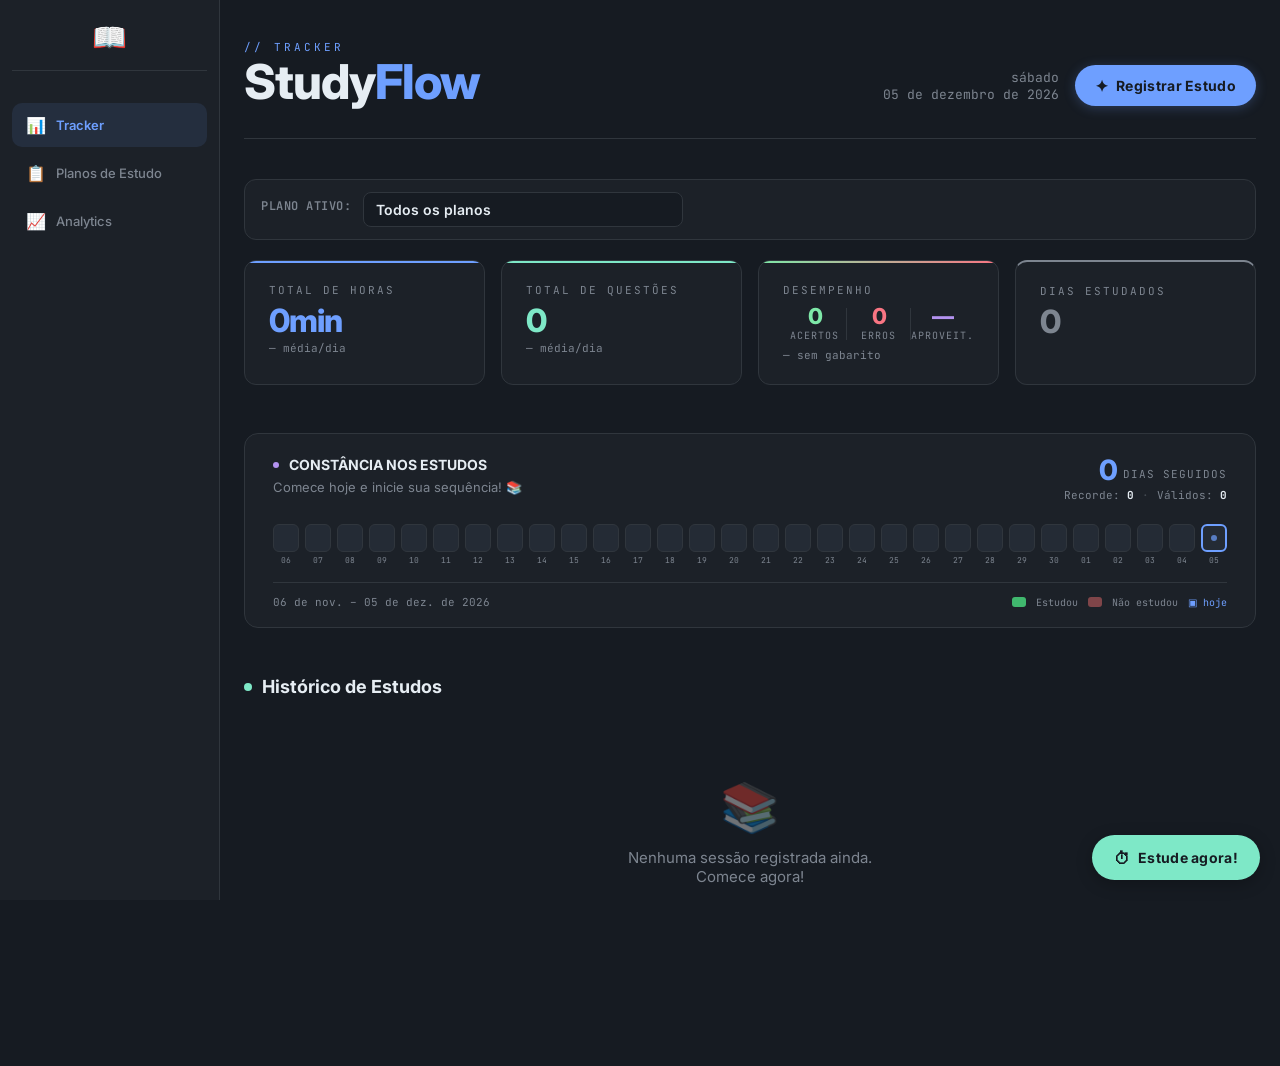
<file: index.html>
<!DOCTYPE html>
<html lang="pt-BR">
<head>
  <meta charset="UTF-8">
  <meta name="viewport" content="width=device-width, initial-scale=1.0">
  <title>StudyFlow — Tracker de Estudos</title>
  <meta name="description" content="Ferramenta para registrar e acompanhar seus estudos para concursos públicos.">
  <link href="https://fonts.googleapis.com/css2?family=Inter:wght@400;500;600;700;800&family=JetBrains+Mono:wght@400;500;700&display=swap" rel="stylesheet">
  <link rel="stylesheet" href="styles.css">
</head>
<body>

<div class="app-layout">

<!-- SIDEBAR -->
<aside class="sidebar" id="sidebar">
  <div class="sidebar-logo">📖</div>
  <nav class="sidebar-nav">
    <button class="sidebar-item active" data-view="tracker" id="navTracker">
      <span class="sidebar-icon">📊</span>
      <span class="sidebar-label">Tracker</span>
    </button>
    <button class="sidebar-item" data-view="planos" id="navPlanos">
      <span class="sidebar-icon">📋</span>
      <span class="sidebar-label">Planos de Estudo</span>
    </button>
    <button class="sidebar-item" data-view="analytics" id="navAnalytics">
      <span class="sidebar-icon">📈</span>
      <span class="sidebar-label">Analytics</span>
    </button>
  </nav>
</aside>

<!-- MAIN AREA -->
<div class="app-main">

<!-- ═══ VIEW: TRACKER ═══ -->
<div class="app-view" id="viewTracker">
<div class="container">
  <header>
    <div class="header-inner">
      <div class="logo">
        <span class="logo-tag">// tracker</span>
        <h1>Study<span>Flow</span></h1>
      </div>
      <div class="header-actions">
        <div class="header-date" id="headerDate"></div>
        <button class="fab" id="btnAbrirDrawer">
          <span class="fab-icon">✦</span>
          Registrar Estudo
        </button>
      </div>
    </div>
  </header>

  <!-- PLAN SELECTOR -->
  <div class="plan-selector-bar">
    <label class="plan-selector-label">Plano ativo:</label>
    <select id="activePlanSelect" class="plan-selector-dropdown">
      <option value="">Todos os planos</option>
    </select>
  </div>

  <!-- STATS -->
  <div class="stats-bar">
    <div class="stat-card yellow">
      <div class="stat-label">Total de Horas</div>
      <div class="stat-value" id="totalHoras">0h</div>
      <div class="stat-sub" id="mediaHoras">— média/dia</div>
    </div>
    <div class="stat-card teal">
      <div class="stat-label">Total de Questões</div>
      <div class="stat-value" id="totalQuestoes">0</div>
      <div class="stat-sub" id="mediaQuestoes">— média/dia</div>
    </div>
    <div class="stat-card desempenho">
      <div class="stat-label">Desempenho</div>
      <div class="desempenho-row">
        <div class="desempenho-item">
          <span class="desempenho-val green-val" id="totalAcertos">0</span>
          <span class="desempenho-lbl">acertos</span>
        </div>
        <div class="desempenho-divider"></div>
        <div class="desempenho-item">
          <span class="desempenho-val red-val" id="totalErros">0</span>
          <span class="desempenho-lbl">erros</span>
        </div>
        <div class="desempenho-divider"></div>
        <div class="desempenho-item">
          <span class="desempenho-val purple-val" id="totalAprov">—</span>
          <span class="desempenho-lbl">aproveit.</span>
        </div>
      </div>
      <div class="stat-sub sub-acertos-mt" id="subAcertos">— sem gabarito</div>
    </div>
    <div class="stat-card muted-top">
      <div class="stat-label">Dias Estudados</div>
      <div class="stat-value" id="totalDias">0</div>
    </div>
  </div>

  <!-- CONSTÂNCIA -->
  <div class="constancia-panel" id="constanciaPanel">
    <div class="constancia-top">
      <div class="constancia-left">
        <div class="panel-title constancia-title">
          <span class="panel-title-dot constancia-title-dot"></span>
          CONSTÂNCIA NOS ESTUDOS
        </div>
        <div class="constancia-msg" id="constanciaMsg">—</div>
      </div>
      <div class="constancia-right">
        <div class="streak-badge" id="streakBadge">
          <span class="streak-badge-fire" id="streakBadgeFire" style="display:none">🔥</span>
          <span class="streak-badge-num" id="streakNumber">0</span>
          <span class="streak-badge-label">dias seguidos</span>
        </div>
        <div class="streak-mini-stats">
          <span class="streak-mini-item">Recorde: <strong id="streakBest">0</strong></span>
          <span class="streak-mini-sep">·</span>
          <span class="streak-mini-item">Válidos: <strong id="streakValid">0</strong></span>
        </div>
      </div>
    </div>

    <div class="day-bar-wrap">
      <div class="day-bar" id="dayBar"></div>
    </div>

    <div class="constancia-footer">
      <span class="constancia-range" id="constanciaRange"></span>
      <div class="constancia-legend">
        <span class="legend-dot studied-dot"></span><span>Estudou</span>
        <span class="legend-dot miss-dot"></span><span>Não estudou</span>
        <span class="constancia-hoje-label">▣ hoje</span>
      </div>
    </div>
  </div>

  <!-- DESEMPENHO POR DISCIPLINA -->
  <div class="disc-section" id="discSection" style="display:none">
    <div class="panel-title disc-title">
      <span class="panel-title-dot disc-title-dot"></span>
      Desempenho por Disciplina
    </div>
    <div class="disc-grid" id="discGrid"></div>
  </div>

  <!-- HISTORY -->
  <div class="main-content">
    <div class="panel-title history-title">
      <span class="panel-title-dot history-title-dot"></span>
      Histórico de Estudos
    </div>
    <div class="history-panel" id="historyPanel">
      <div class="empty-state">
        <div class="empty-icon">📚</div>
        <div class="empty-text">Nenhuma sessão registrada ainda.<br>Comece agora!</div>
      </div>
    </div>
  </div>
</div>
</div><!-- /viewTracker -->

<!-- ═══ VIEW: PLANOS DE ESTUDO ═══ -->
<div class="app-view" id="viewPlanos" style="display:none">
<div class="container">
  <header>
    <div class="header-inner">
      <div class="logo">
        <span class="logo-tag">// planos</span>
        <h1>Planos <span>de Estudo</span></h1>
      </div>
    </div>
  </header>

  <!-- Plan list -->
  <div id="planosListView">
    <div style="display:flex; align-items:center; justify-content:space-between; margin-bottom:24px;">
      <div class="panel-title" style="margin-bottom:0">
        <span class="panel-title-dot" style="background:var(--accent)"></span>
        Meus Planos
      </div>
      <button class="plano-btn-new" id="btnNovoPlan">+ Novo Plano</button>
    </div>
    <div id="planosGrid" class="planos-grid">
      <div class="empty-state">
        <div class="empty-icon">📋</div>
        <div class="empty-text">Nenhum plano criado ainda.<br>Crie o seu primeiro!</div>
      </div>
    </div>
  </div>

  <!-- Plan detail (hidden by default) -->
  <div id="planoDetailView" style="display:none">
    <button class="plano-btn-back" id="btnBackPlanos">← Voltar aos Planos</button>
    <div class="plano-detail-header">
      <div class="plano-detail-title-row">
        <h2 class="plano-detail-title" id="planoDetailTitle"></h2>
        <button class="plano-btn-edit" id="btnEditPlan" title="Editar plano">✎</button>
      </div>
      <p class="plano-detail-obs" id="planoDetailObs"></p>
    </div>
    <div style="margin-top:24px;">
      <div style="display:flex; align-items:center; justify-content:space-between; margin-bottom:16px;">
        <div class="panel-title" style="margin-bottom:0">
          <span class="panel-title-dot" style="background:var(--accent2)"></span>
          Disciplinas
        </div>
        <button class="plano-btn-add-disc" id="btnAddDisc">+ Adicionar Disciplina</button>
      </div>
      <div id="planoDiscList" class="plano-disc-list">
        <div class="empty-state" style="padding:32px">
          <div class="empty-text">Nenhuma disciplina adicionada.</div>
        </div>
      </div>
    </div>
  </div>
</div>
</div><!-- /viewPlanos -->

<!-- ═══ VIEW: ANALYTICS ═══ -->
<div class="app-view" id="viewAnalytics" style="display:none">
<div class="container">
  <header>
    <div class="header-inner">
      <div class="logo">
        <span class="logo-tag">// analytics</span>
        <h1>Study<span>Analytics</span></h1>
      </div>
    </div>
  </header>

  <!-- PLAN SELECTOR (analytics) -->
  <div class="plan-selector-bar">
    <label class="plan-selector-label">Plano ativo:</label>
    <select id="analyticsActivePlanSelect" class="plan-selector-dropdown"></select>
  </div>

  <!-- RESUMO DO PERÍODO -->
  <div class="panel-title analytics-section-title">
    <span class="panel-title-dot" style="background:var(--accent)"></span>
    Resumo dos Últimos 7 Dias
  </div>
  <div class="analytics-summary" id="analyticsSummary"></div>

  <!-- GRÁFICO SEMANAL -->
  <div class="panel-title analytics-section-title">
    <span class="panel-title-dot" style="background:var(--accent2)"></span>
    Evolução Semanal
  </div>
  <div class="analytics-chart-panel" id="analyticsChartPanel">
    <div class="analytics-chart" id="analyticsChart"></div>
  </div>

  <!-- RANKING DE MATÉRIAS -->
  <div class="panel-title analytics-section-title">
    <span class="panel-title-dot" style="background:var(--accent3)"></span>
    Ranking por Aproveitamento
  </div>
  <div class="analytics-ranking" id="analyticsRanking"></div>

</div>
</div><!-- /viewAnalytics -->

</div><!-- /app-main -->
</div><!-- /app-layout -->

<!-- NOVO PLANO MODAL -->
<div class="focus-confirm" id="novoPlanModal">
  <div class="focus-confirm-box" style="max-width:460px">
    <div class="focus-confirm-title" id="novoPlanModalTitle">Novo Plano de Estudo</div>
    <div class="qs-inner" style="margin-top:16px">
      <div class="form-group">
        <label>Nome do Plano</label>
        <input type="text" id="planNome" placeholder="ex: Concurso INSS 2026">
      </div>
      <div class="form-group">
        <label>Observações (opcional)</label>
        <textarea id="planObs" placeholder="ex: Focar em Direito e Português" rows="3" style="resize:vertical;width:100%;background:var(--bg);border:1px solid var(--border);color:var(--text);padding:10px 14px;border-radius:10px;font-family:'Inter',sans-serif;font-size:14px;"></textarea>
      </div>
    </div>
    <div class="focus-confirm-btns">
      <button class="focus-confirm-btn btn-keep" id="btnSavePlan">✦ Criar Plano</button>
      <button class="focus-confirm-btn btn-minimize" id="btnCancelPlan">Cancelar</button>
    </div>
  </div>
</div>

<!-- ADD DISCIPLINA MODAL -->
<div class="focus-confirm" id="addDiscModal">
  <div class="focus-confirm-box" style="max-width:400px">
    <div class="focus-confirm-title">Adicionar Disciplina</div>
    <div class="qs-inner" style="margin-top:16px">
      <div class="form-group">
        <label>Nome da Disciplina</label>
        <input type="text" id="discNome" placeholder="ex: Direito Constitucional">
      </div>
    </div>
    <div class="focus-confirm-btns">
      <button class="focus-confirm-btn btn-keep" id="btnSaveDisc">+ Adicionar</button>
      <button class="focus-confirm-btn btn-minimize" id="btnCancelDisc">Cancelar</button>
    </div>
  </div>
</div>

<!-- TIMER FAB -->
<button class="timer-fab" id="timerFab">
  <span class="timer-fab-icon">⏱</span>
  Estude agora!
</button>

<!-- FOCUS OVERLAY -->
<div class="focus-overlay" id="focusOverlay">

  <!-- Top bar -->
  <div class="focus-topbar">
    <div class="focus-tabs">
      <button class="focus-tab active" id="focusTabSw">⏱ Cronômetro</button>
      <button class="focus-tab" id="focusTabCd">⏳ Temporizador</button>
    </div>
    <button class="focus-minimize-btn" id="focusMinimizeBtn" title="Minimizar — continua rodando">
      <svg width="16" height="16" viewBox="0 0 24 24" fill="none" stroke="currentColor" stroke-width="2.5"><line x1="5" y1="12" x2="19" y2="12"/></svg>
      Minimizar
    </button>
    <button class="focus-close-btn" id="focusCloseBtn" title="Fechar">✕</button>
  </div>

  <!-- Main content -->
  <div class="focus-body">

    <!-- Motivational quote -->
    <div class="focus-quote" id="focusQuote">"A disciplina é a ponte entre metas e realizações."</div>

    <!-- CRONÔMETRO PANE -->
    <div class="focus-pane" id="focusPaneSw">
      <div class="focus-ring-wrap">
        <svg class="focus-ring-svg" viewBox="0 0 220 220">
          <circle class="focus-ring-bg" cx="110" cy="110" r="100"/>
          <circle class="focus-ring-prog" id="swRing" cx="110" cy="110" r="100"
            stroke-dasharray="628" stroke-dashoffset="0"/>
        </svg>
        <div class="focus-time" id="swDisplay">00:00:00</div>
      </div>
      <div class="focus-btns">
        <button class="focus-btn focus-btn-play" id="swPlayBtn">▶ Iniciar</button>
        <button class="focus-btn focus-btn-stop" id="swStopBtn" style="display:none">■ Parar</button>
        <button class="focus-btn focus-btn-reset" id="swResetBtn" title="Resetar">↺</button>
      </div>
      <div class="focus-register" id="swRegister">
        <div class="focus-register-title">✦ Registrar sessão</div>
        <div class="session-elapsed" id="swElapsed">Tempo cronometrado: 00:00:00</div>
        <div class="focus-reg-row">
          <div class="form-group" style="margin-bottom:0"><label>Matéria</label><select id="swMateria"></select></div>
          <div class="form-group" style="margin-bottom:0"><label>Assunto</label><input type="text" id="swAssunto" placeholder="ex: Interpretação"></div>
          <div class="form-group" style="margin-bottom:0"><label>Questões</label><input type="number" id="swQuestoes" placeholder="0" min="0"></div>
          <div class="form-group" style="margin-bottom:0"><label>✅ Acertos</label><input type="number" id="swAcertos" placeholder="0" min="0"></div>
          <div class="form-group" style="margin-bottom:0"><label>❌ Erros</label><input type="number" id="swErros" placeholder="0" min="0"></div>
        </div>
        <button class="btn-reg-session" id="swRegBtn">✦ Salvar no Histórico</button>
      </div>
    </div>

    <!-- TEMPORIZADOR PANE -->
    <div class="focus-pane" id="focusPaneCd" style="display:none">
      <div class="focus-ring-wrap">
        <svg class="focus-ring-svg" viewBox="0 0 220 220">
          <circle class="focus-ring-bg" cx="110" cy="110" r="100"/>
          <circle class="focus-ring-prog focus-ring-gold" id="cdRing" cx="110" cy="110" r="100"
            stroke-dasharray="628" stroke-dashoffset="0"/>
        </svg>
        <div class="focus-time" id="cdDisplay">00:00:00</div>
      </div>
      <div class="countdown-inputs" id="cdInputs" style="justify-content:center">
        <input type="number" id="cdHours" placeholder="HH" min="0" max="23" value="0">
        <span class="countdown-sep">:</span>
        <input type="number" id="cdMinutes" placeholder="MM" min="0" max="59" value="25">
        <span class="countdown-sep">:</span>
        <input type="number" id="cdSeconds" placeholder="SS" min="0" max="59" value="0">
      </div>
      <div class="focus-btns">
        <button class="focus-btn focus-btn-gold" id="cdPlayBtn">▶ Iniciar</button>
        <button class="focus-btn focus-btn-stop" id="cdStopBtn" style="display:none">■ Parar</button>
        <button class="focus-btn focus-btn-reset" id="cdResetBtn" title="Resetar">↺</button>
      </div>
      <div class="focus-register" id="cdRegister">
        <div class="focus-register-title">✦ Registrar sessão</div>
        <div class="session-elapsed" id="cdElapsed">Tempo estudado: 00:00:00</div>
        <div class="focus-reg-row">
          <div class="form-group" style="margin-bottom:0"><label>Matéria</label><select id="cdMateria"></select></div>
          <div class="form-group" style="margin-bottom:0"><label>Assunto</label><input type="text" id="cdAssunto" placeholder="ex: Interpretação"></div>
          <div class="form-group" style="margin-bottom:0"><label>Questões</label><input type="number" id="cdQuestoes" placeholder="0" min="0"></div>
          <div class="form-group" style="margin-bottom:0"><label>✅ Acertos</label><input type="number" id="cdAcertos" placeholder="0" min="0"></div>
          <div class="form-group" style="margin-bottom:0"><label>❌ Erros</label><input type="number" id="cdErros" placeholder="0" min="0"></div>
        </div>
        <button class="btn-reg-session" id="cdRegBtn">✦ Salvar no Histórico</button>
      </div>
    </div>

  </div>
</div>

<!-- FOCUS CONFIRM DIALOG -->
<div class="focus-confirm" id="focusConfirm">
  <div class="focus-confirm-box">
    <div class="focus-confirm-icon">⚠️</div>
    <div class="focus-confirm-title">Parar o estudo?</div>
    <div class="focus-confirm-msg">O timer ainda está rodando. O que deseja fazer?</div>
    <div class="focus-confirm-btns">
      <button class="focus-confirm-btn btn-keep" id="confirmKeepBtn">Continuar estudando</button>
      <button class="focus-confirm-btn btn-minimize" id="confirmMinimizeBtn">Minimizar (sem parar)</button>
      <button class="focus-confirm-btn btn-stop-close" id="confirmStopBtn">Parar e fechar</button>
    </div>
  </div>
</div>

<!-- QUICK SAVE MODAL -->
<div class="focus-confirm" id="quickSaveModal">
  <div class="focus-confirm-box" style="max-width:460px">
    <div class="focus-confirm-icon">✅</div>
    <div class="focus-confirm-title">Registrar sessão</div>
    <div class="focus-confirm-msg">Tempo estudado: <strong id="qsTime" style="color:var(--accent2)">00:00:00</strong></div>
    <div class="qs-inner">
      <div class="qs-grid" style="grid-template-columns:1fr 1fr">
        <div class="form-group">
          <label>Matéria</label>
          <select id="qsMateria"></select>
        </div>
        <div class="form-group">
          <label>Assunto</label>
          <input type="text" id="qsAssunto" placeholder="ex: Interpretação">
        </div>
      </div>
      <div class="qs-grid">
        <div class="form-group">
          <label>Questões</label>
          <input type="number" id="qsQuestoes" placeholder="0" min="0">
        </div>
        <div class="form-group">
          <label>✅ Acertos</label>
          <input type="number" id="qsAcertos" placeholder="0" min="0">
        </div>
        <div class="form-group">
          <label>❌ Erros</label>
          <input type="number" id="qsErros" placeholder="0" min="0">
        </div>
      </div>
    </div>
    <div class="focus-confirm-btns">
      <button class="focus-confirm-btn btn-keep" id="qsSaveBtn">✦ Salvar no Histórico</button>
      <button class="focus-confirm-btn btn-minimize" id="qsDiscardBtn">Descartar sessão</button>
    </div>
  </div>
</div>

<!-- DRAWER OVERLAY -->
<div class="drawer-overlay" id="drawerOverlay"></div>

<!-- DRAWER: REGISTRAR ESTUDO -->
<div class="form-panel" id="formDrawer">
  <button class="drawer-close" id="drawerCloseBtn">✕</button>

  <div class="panel-title">
    <span class="panel-title-dot"></span>
    Registrar Estudo
  </div>

  <div class="form-group">
    <label>Data</label>
    <input type="date" id="inputData">
  </div>

  <div class="form-group">
    <label>Matéria</label>
    <select id="inputMateria">
      <option value="">Selecione uma matéria...</option>
    </select>
  </div>

  <div class="form-group">
    <label>Assunto / Tópico</label>
    <input type="text" id="inputAssunto" placeholder="ex: Interpretação de Texto (opcional)">
  </div>

  <hr class="divider">

  <div class="form-group">
    <label>Tempo Estudado</label>
    <div class="time-input-row">
      <div class="time-input-group">
        <input type="number" id="inputHH" placeholder="0" min="0" max="23" value="0">
        <span class="time-input-label">h</span>
      </div>
      <span class="time-sep">:</span>
      <div class="time-input-group">
        <input type="number" id="inputMM" placeholder="0" min="0" max="59" value="0">
        <span class="time-input-label">min</span>
      </div>
      <span class="time-sep">:</span>
      <div class="time-input-group">
        <input type="number" id="inputSS" placeholder="0" min="0" max="59" value="0">
        <span class="time-input-label">seg</span>
      </div>
    </div>
  </div>
  <div class="input-row">
    <div class="form-group">
      <label>Questões Feitas</label>
      <input type="number" id="inputQuestoes" placeholder="0" min="0">
    </div>
  </div>

  <div class="input-row">
    <div class="form-group">
      <label>✅ Acertos</label>
      <input type="number" id="inputAcertos" placeholder="0" min="0">
    </div>
    <div class="form-group">
      <label>❌ Erros</label>
      <input type="number" id="inputErros" placeholder="0" min="0">
    </div>
  </div>

  <button class="btn-submit" id="btnRegistrar">✦ Registrar</button>
</div>

<!-- TOAST -->
<div class="toast" id="toast">✓ Estudo registrado!</div>

<script src="app.js"></script>
</body>
</html>
</file>
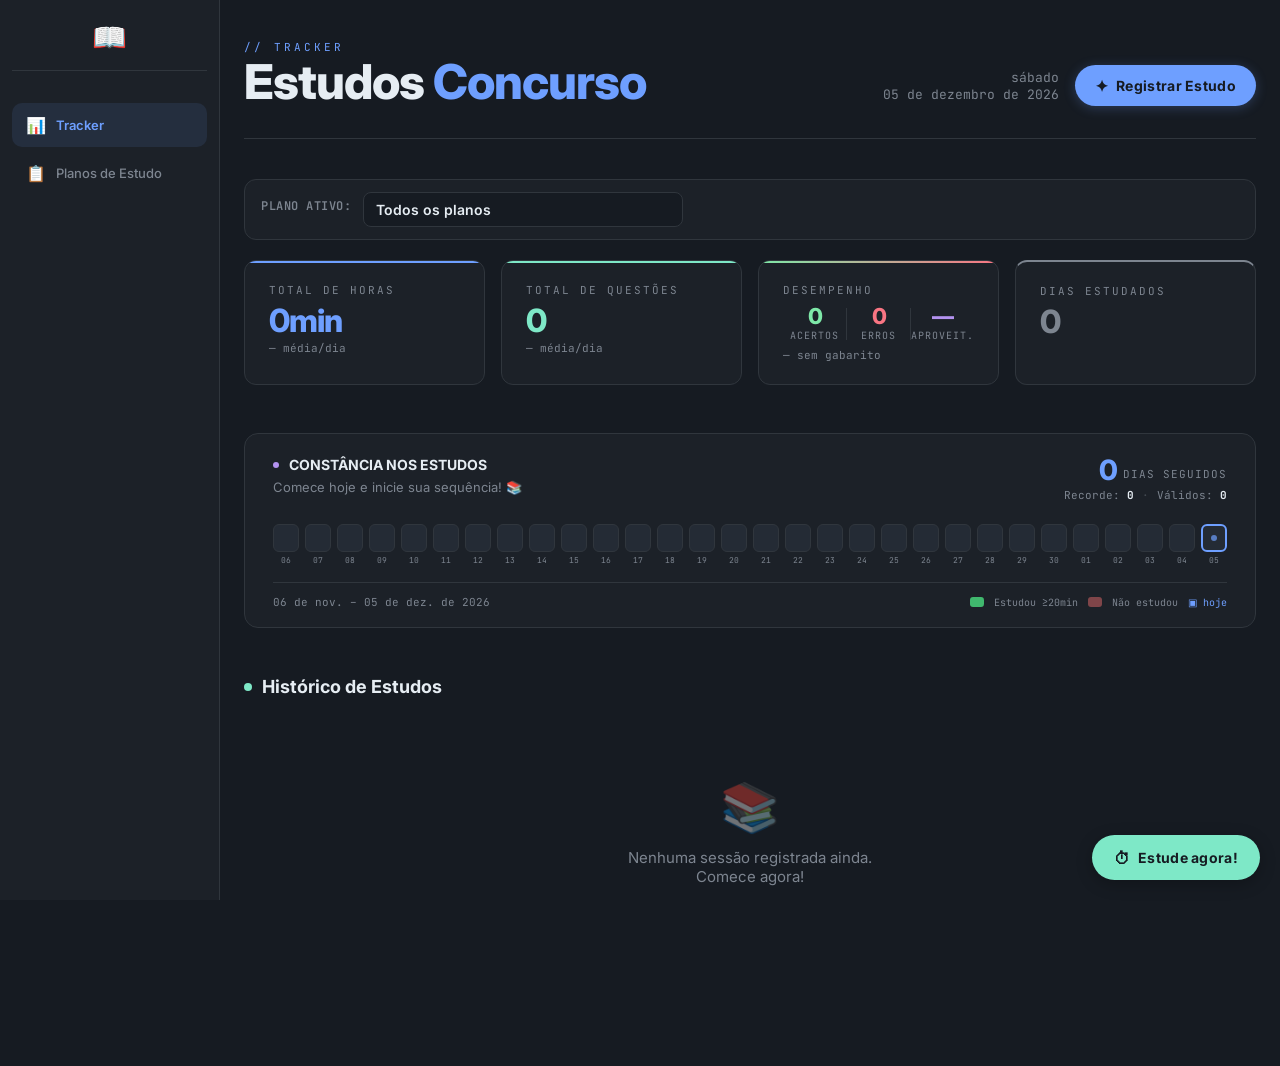
<file: estudo-concurso.html>
<!DOCTYPE html>
<html lang="pt-BR">
<head>
  <meta charset="UTF-8">
  <meta name="viewport" content="width=device-width, initial-scale=1.0">
  <title>Concurso — Tracker de Estudos</title>
  <meta name="description" content="Ferramenta para registrar e acompanhar seus estudos para concursos públicos.">
  <link href="https://fonts.googleapis.com/css2?family=Inter:wght@400;500;600;700;800&family=JetBrains+Mono:wght@400;500;700&display=swap" rel="stylesheet">
  <link rel="stylesheet" href="styles.css">
</head>
<body>

<div class="app-layout">

<!-- SIDEBAR -->
<aside class="sidebar" id="sidebar">
  <div class="sidebar-logo">📖</div>
  <nav class="sidebar-nav">
    <button class="sidebar-item active" data-view="tracker" id="navTracker">
      <span class="sidebar-icon">📊</span>
      <span class="sidebar-label">Tracker</span>
    </button>
    <button class="sidebar-item" data-view="planos" id="navPlanos">
      <span class="sidebar-icon">📋</span>
      <span class="sidebar-label">Planos de Estudo</span>
    </button>
  </nav>
</aside>

<!-- MAIN AREA -->
<div class="app-main">

<!-- ═══ VIEW: TRACKER ═══ -->
<div class="app-view" id="viewTracker">
<div class="container">
  <header>
    <div class="header-inner">
      <div class="logo">
        <span class="logo-tag">// tracker</span>
        <h1>Estudos <span>Concurso</span></h1>
      </div>
      <div class="header-actions">
        <div class="header-date" id="headerDate"></div>
        <button class="fab" id="btnAbrirDrawer">
          <span class="fab-icon">✦</span>
          Registrar Estudo
        </button>
      </div>
    </div>
  </header>

  <!-- PLAN SELECTOR -->
  <div class="plan-selector-bar">
    <label class="plan-selector-label">Plano ativo:</label>
    <select id="activePlanSelect" class="plan-selector-dropdown">
      <option value="">Todos os planos</option>
    </select>
  </div>

  <!-- STATS -->
  <div class="stats-bar">
    <div class="stat-card yellow">
      <div class="stat-label">Total de Horas</div>
      <div class="stat-value" id="totalHoras">0h</div>
      <div class="stat-sub" id="mediaHoras">— média/dia</div>
    </div>
    <div class="stat-card teal">
      <div class="stat-label">Total de Questões</div>
      <div class="stat-value" id="totalQuestoes">0</div>
      <div class="stat-sub" id="mediaQuestoes">— média/dia</div>
    </div>
    <div class="stat-card desempenho">
      <div class="stat-label">Desempenho</div>
      <div class="desempenho-row">
        <div class="desempenho-item">
          <span class="desempenho-val green-val" id="totalAcertos">0</span>
          <span class="desempenho-lbl">acertos</span>
        </div>
        <div class="desempenho-divider"></div>
        <div class="desempenho-item">
          <span class="desempenho-val red-val" id="totalErros">0</span>
          <span class="desempenho-lbl">erros</span>
        </div>
        <div class="desempenho-divider"></div>
        <div class="desempenho-item">
          <span class="desempenho-val purple-val" id="totalAprov">—</span>
          <span class="desempenho-lbl">aproveit.</span>
        </div>
      </div>
      <div class="stat-sub sub-acertos-mt" id="subAcertos">— sem gabarito</div>
    </div>
    <div class="stat-card muted-top">
      <div class="stat-label">Dias Estudados</div>
      <div class="stat-value" id="totalDias">0</div>
    </div>
  </div>

  <!-- CONSTÂNCIA -->
  <div class="constancia-panel" id="constanciaPanel">
    <div class="constancia-top">
      <div class="constancia-left">
        <div class="panel-title constancia-title">
          <span class="panel-title-dot constancia-title-dot"></span>
          CONSTÂNCIA NOS ESTUDOS
        </div>
        <div class="constancia-msg" id="constanciaMsg">—</div>
      </div>
      <div class="constancia-right">
        <div class="streak-badge" id="streakBadge">
          <span class="streak-badge-fire" id="streakBadgeFire" style="display:none">🔥</span>
          <span class="streak-badge-num" id="streakNumber">0</span>
          <span class="streak-badge-label">dias seguidos</span>
        </div>
        <div class="streak-mini-stats">
          <span class="streak-mini-item">Recorde: <strong id="streakBest">0</strong></span>
          <span class="streak-mini-sep">·</span>
          <span class="streak-mini-item">Válidos: <strong id="streakValid">0</strong></span>
        </div>
      </div>
    </div>

    <div class="day-bar-wrap">
      <div class="day-bar" id="dayBar"></div>
    </div>

    <div class="constancia-footer">
      <span class="constancia-range" id="constanciaRange"></span>
      <div class="constancia-legend">
        <span class="legend-dot studied-dot"></span><span>Estudou ≥20min</span>
        <span class="legend-dot miss-dot"></span><span>Não estudou</span>
        <span class="constancia-hoje-label">▣ hoje</span>
      </div>
    </div>
  </div>

  <!-- DESEMPENHO POR DISCIPLINA -->
  <div class="disc-section" id="discSection" style="display:none">
    <div class="panel-title disc-title">
      <span class="panel-title-dot disc-title-dot"></span>
      Desempenho por Disciplina
    </div>
    <div class="disc-grid" id="discGrid"></div>
  </div>

  <!-- HISTORY -->
  <div class="main-content">
    <div class="panel-title history-title">
      <span class="panel-title-dot history-title-dot"></span>
      Histórico de Estudos
    </div>
    <div class="history-panel" id="historyPanel">
      <div class="empty-state">
        <div class="empty-icon">📚</div>
        <div class="empty-text">Nenhuma sessão registrada ainda.<br>Comece agora!</div>
      </div>
    </div>
  </div>
</div>
</div><!-- /viewTracker -->

<!-- ═══ VIEW: PLANOS DE ESTUDO ═══ -->
<div class="app-view" id="viewPlanos" style="display:none">
<div class="container">
  <header>
    <div class="header-inner">
      <div class="logo">
        <span class="logo-tag">// planos</span>
        <h1>Planos <span>de Estudo</span></h1>
      </div>
    </div>
  </header>

  <!-- Plan list -->
  <div id="planosListView">
    <div style="display:flex; align-items:center; justify-content:space-between; margin-bottom:24px;">
      <div class="panel-title" style="margin-bottom:0">
        <span class="panel-title-dot" style="background:var(--accent)"></span>
        Meus Planos
      </div>
      <button class="plano-btn-new" id="btnNovoPlan">+ Novo Plano</button>
    </div>
    <div id="planosGrid" class="planos-grid">
      <div class="empty-state">
        <div class="empty-icon">📋</div>
        <div class="empty-text">Nenhum plano criado ainda.<br>Crie o seu primeiro!</div>
      </div>
    </div>
  </div>

  <!-- Plan detail (hidden by default) -->
  <div id="planoDetailView" style="display:none">
    <button class="plano-btn-back" id="btnBackPlanos">← Voltar aos Planos</button>
    <div class="plano-detail-header">
      <div class="plano-detail-title-row">
        <span class="plano-detail-color-dot" id="planoDetailColorDot"></span>
        <h2 class="plano-detail-title" id="planoDetailTitle"></h2>
        <button class="plano-btn-edit" id="btnEditPlan" title="Editar plano">✎</button>
      </div>
      <p class="plano-detail-obs" id="planoDetailObs"></p>
    </div>
    <div style="margin-top:24px;">
      <div style="display:flex; align-items:center; justify-content:space-between; margin-bottom:16px;">
        <div class="panel-title" style="margin-bottom:0">
          <span class="panel-title-dot" style="background:var(--accent2)"></span>
          Disciplinas
        </div>
        <button class="plano-btn-add-disc" id="btnAddDisc">+ Adicionar Disciplina</button>
      </div>
      <div id="planoDiscList" class="plano-disc-list">
        <div class="empty-state" style="padding:32px">
          <div class="empty-text">Nenhuma disciplina adicionada.</div>
        </div>
      </div>
    </div>
  </div>
</div>
</div><!-- /viewPlanos -->

</div><!-- /app-main -->
</div><!-- /app-layout -->

<!-- NOVO PLANO MODAL -->
<div class="focus-confirm" id="novoPlanModal">
  <div class="focus-confirm-box" style="max-width:460px">
    <div class="focus-confirm-title" id="novoPlanModalTitle">Novo Plano de Estudo</div>
    <div class="qs-inner" style="margin-top:16px">
      <div class="form-group">
        <label>Nome do Plano</label>
        <input type="text" id="planNome" placeholder="ex: Concurso INSS 2026">
      </div>
      <div class="form-group">
        <label>Observações (opcional)</label>
        <textarea id="planObs" placeholder="ex: Focar em Direito e Português" rows="3" style="resize:vertical;width:100%;background:var(--bg);border:1px solid var(--border);color:var(--text);padding:10px 14px;border-radius:10px;font-family:'Inter',sans-serif;font-size:14px;"></textarea>
      </div>
      <div class="form-group">
        <label>Cor do Plano</label>
        <div class="plan-color-palette" id="planColorPalette"></div>
      </div>
    </div>
    <div class="focus-confirm-btns">
      <button class="focus-confirm-btn btn-keep" id="btnSavePlan">✦ Criar Plano</button>
      <button class="focus-confirm-btn btn-minimize" id="btnCancelPlan">Cancelar</button>
    </div>
  </div>
</div>

<!-- ADD DISCIPLINA MODAL -->
<div class="focus-confirm" id="addDiscModal">
  <div class="focus-confirm-box" style="max-width:400px">
    <div class="focus-confirm-title">Adicionar Disciplina</div>
    <div class="qs-inner" style="margin-top:16px">
      <div class="form-group">
        <label>Nome da Disciplina</label>
        <input type="text" id="discNome" placeholder="ex: Direito Constitucional">
      </div>
    </div>
    <div class="focus-confirm-btns">
      <button class="focus-confirm-btn btn-keep" id="btnSaveDisc">+ Adicionar</button>
      <button class="focus-confirm-btn btn-minimize" id="btnCancelDisc">Cancelar</button>
    </div>
  </div>
</div>

<!-- TIMER FAB -->
<button class="timer-fab" id="timerFab">
  <span class="timer-fab-icon">⏱</span>
  Estude agora!
</button>

<!-- FOCUS OVERLAY -->
<div class="focus-overlay" id="focusOverlay">

  <!-- Top bar -->
  <div class="focus-topbar">
    <div class="focus-tabs">
      <button class="focus-tab active" id="focusTabSw">⏱ Cronômetro</button>
      <button class="focus-tab" id="focusTabCd">⏳ Temporizador</button>
    </div>
    <button class="focus-minimize-btn" id="focusMinimizeBtn" title="Minimizar — continua rodando">
      <svg width="16" height="16" viewBox="0 0 24 24" fill="none" stroke="currentColor" stroke-width="2.5"><line x1="5" y1="12" x2="19" y2="12"/></svg>
      Minimizar
    </button>
    <button class="focus-close-btn" id="focusCloseBtn" title="Fechar">✕</button>
  </div>

  <!-- Main content -->
  <div class="focus-body">

    <!-- Motivational quote -->
    <div class="focus-quote" id="focusQuote">"A disciplina é a ponte entre metas e realizações."</div>

    <!-- CRONÔMETRO PANE -->
    <div class="focus-pane" id="focusPaneSw">
      <div class="focus-ring-wrap">
        <svg class="focus-ring-svg" viewBox="0 0 220 220">
          <circle class="focus-ring-bg" cx="110" cy="110" r="100"/>
          <circle class="focus-ring-prog" id="swRing" cx="110" cy="110" r="100"
            stroke-dasharray="628" stroke-dashoffset="0"/>
        </svg>
        <div class="focus-time" id="swDisplay">00:00:00</div>
      </div>
      <div class="focus-btns">
        <button class="focus-btn focus-btn-play" id="swPlayBtn">▶ Iniciar</button>
        <button class="focus-btn focus-btn-stop" id="swStopBtn" style="display:none">■ Parar</button>
        <button class="focus-btn focus-btn-reset" id="swResetBtn" title="Resetar">↺</button>
      </div>
      <div class="focus-register" id="swRegister">
        <div class="focus-register-title">✦ Registrar sessão</div>
        <div class="session-elapsed" id="swElapsed">Tempo cronometrado: 00:00:00</div>
        <div class="focus-reg-row">
          <div class="form-group" style="margin-bottom:0"><label>Matéria</label><select id="swMateria"></select></div>
          <div class="form-group" style="margin-bottom:0"><label>Assunto</label><input type="text" id="swAssunto" placeholder="ex: Interpretação"></div>
          <div class="form-group" style="margin-bottom:0"><label>Questões</label><input type="number" id="swQuestoes" placeholder="0" min="0"></div>
          <div class="form-group" style="margin-bottom:0"><label>✅ Acertos</label><input type="number" id="swAcertos" placeholder="0" min="0"></div>
          <div class="form-group" style="margin-bottom:0"><label>❌ Erros</label><input type="number" id="swErros" placeholder="0" min="0"></div>
        </div>
        <button class="btn-reg-session" id="swRegBtn">✦ Salvar no Histórico</button>
      </div>
    </div>

    <!-- TEMPORIZADOR PANE -->
    <div class="focus-pane" id="focusPaneCd" style="display:none">
      <div class="focus-ring-wrap">
        <svg class="focus-ring-svg" viewBox="0 0 220 220">
          <circle class="focus-ring-bg" cx="110" cy="110" r="100"/>
          <circle class="focus-ring-prog focus-ring-gold" id="cdRing" cx="110" cy="110" r="100"
            stroke-dasharray="628" stroke-dashoffset="0"/>
        </svg>
        <div class="focus-time" id="cdDisplay">00:00:00</div>
      </div>
      <div class="countdown-inputs" id="cdInputs" style="justify-content:center">
        <input type="number" id="cdHours" placeholder="HH" min="0" max="23" value="0">
        <span class="countdown-sep">:</span>
        <input type="number" id="cdMinutes" placeholder="MM" min="0" max="59" value="25">
        <span class="countdown-sep">:</span>
        <input type="number" id="cdSeconds" placeholder="SS" min="0" max="59" value="0">
      </div>
      <div class="focus-btns">
        <button class="focus-btn focus-btn-gold" id="cdPlayBtn">▶ Iniciar</button>
        <button class="focus-btn focus-btn-stop" id="cdStopBtn" style="display:none">■ Parar</button>
        <button class="focus-btn focus-btn-reset" id="cdResetBtn" title="Resetar">↺</button>
      </div>
      <div class="focus-register" id="cdRegister">
        <div class="focus-register-title">✦ Registrar sessão</div>
        <div class="session-elapsed" id="cdElapsed">Tempo estudado: 00:00:00</div>
        <div class="focus-reg-row">
          <div class="form-group" style="margin-bottom:0"><label>Matéria</label><select id="cdMateria"></select></div>
          <div class="form-group" style="margin-bottom:0"><label>Assunto</label><input type="text" id="cdAssunto" placeholder="ex: Interpretação"></div>
          <div class="form-group" style="margin-bottom:0"><label>Questões</label><input type="number" id="cdQuestoes" placeholder="0" min="0"></div>
          <div class="form-group" style="margin-bottom:0"><label>✅ Acertos</label><input type="number" id="cdAcertos" placeholder="0" min="0"></div>
          <div class="form-group" style="margin-bottom:0"><label>❌ Erros</label><input type="number" id="cdErros" placeholder="0" min="0"></div>
        </div>
        <button class="btn-reg-session" id="cdRegBtn">✦ Salvar no Histórico</button>
      </div>
    </div>

  </div>
</div>

<!-- FOCUS CONFIRM DIALOG -->
<div class="focus-confirm" id="focusConfirm">
  <div class="focus-confirm-box">
    <div class="focus-confirm-icon">⚠️</div>
    <div class="focus-confirm-title">Parar o estudo?</div>
    <div class="focus-confirm-msg">O timer ainda está rodando. O que deseja fazer?</div>
    <div class="focus-confirm-btns">
      <button class="focus-confirm-btn btn-keep" id="confirmKeepBtn">Continuar estudando</button>
      <button class="focus-confirm-btn btn-minimize" id="confirmMinimizeBtn">Minimizar (sem parar)</button>
      <button class="focus-confirm-btn btn-stop-close" id="confirmStopBtn">Parar e fechar</button>
    </div>
  </div>
</div>

<!-- QUICK SAVE MODAL -->
<div class="focus-confirm" id="quickSaveModal">
  <div class="focus-confirm-box" style="max-width:460px">
    <div class="focus-confirm-icon">✅</div>
    <div class="focus-confirm-title">Registrar sessão</div>
    <div class="focus-confirm-msg">Tempo estudado: <strong id="qsTime" style="color:var(--accent2)">00:00:00</strong></div>
    <div class="qs-inner">
      <div class="qs-grid" style="grid-template-columns:1fr 1fr">
        <div class="form-group">
          <label>Matéria</label>
          <select id="qsMateria"></select>
        </div>
        <div class="form-group">
          <label>Assunto</label>
          <input type="text" id="qsAssunto" placeholder="ex: Interpretação">
        </div>
      </div>
      <div class="qs-grid">
        <div class="form-group">
          <label>Questões</label>
          <input type="number" id="qsQuestoes" placeholder="0" min="0">
        </div>
        <div class="form-group">
          <label>✅ Acertos</label>
          <input type="number" id="qsAcertos" placeholder="0" min="0">
        </div>
        <div class="form-group">
          <label>❌ Erros</label>
          <input type="number" id="qsErros" placeholder="0" min="0">
        </div>
      </div>
    </div>
    <div class="focus-confirm-btns">
      <button class="focus-confirm-btn btn-keep" id="qsSaveBtn">✦ Salvar no Histórico</button>
      <button class="focus-confirm-btn btn-minimize" id="qsDiscardBtn">Descartar sessão</button>
    </div>
  </div>
</div>

<!-- DRAWER OVERLAY -->
<div class="drawer-overlay" id="drawerOverlay"></div>

<!-- DRAWER: REGISTRAR ESTUDO -->
<div class="form-panel" id="formDrawer">
  <button class="drawer-close" id="drawerCloseBtn">✕</button>

  <div class="panel-title">
    <span class="panel-title-dot"></span>
    Registrar Estudo
  </div>

  <div class="form-group">
    <label>Data</label>
    <input type="date" id="inputData">
  </div>

  <div class="form-group">
    <label>Matéria</label>
    <select id="inputMateria">
      <option value="">Selecione uma matéria...</option>
    </select>
  </div>

  <div class="form-group">
    <label>Assunto / Tópico</label>
    <input type="text" id="inputAssunto" placeholder="ex: Interpretação de Texto (opcional)">
  </div>

  <hr class="divider">

  <div class="form-group">
    <label>Tempo Estudado</label>
    <div class="time-input-row">
      <div class="time-input-group">
        <input type="number" id="inputHH" placeholder="0" min="0" max="23" value="0">
        <span class="time-input-label">h</span>
      </div>
      <span class="time-sep">:</span>
      <div class="time-input-group">
        <input type="number" id="inputMM" placeholder="0" min="0" max="59" value="0">
        <span class="time-input-label">min</span>
      </div>
      <span class="time-sep">:</span>
      <div class="time-input-group">
        <input type="number" id="inputSS" placeholder="0" min="0" max="59" value="0">
        <span class="time-input-label">seg</span>
      </div>
    </div>
  </div>
  <div class="input-row">
    <div class="form-group">
      <label>Questões Feitas</label>
      <input type="number" id="inputQuestoes" placeholder="0" min="0">
    </div>
  </div>

  <div class="input-row">
    <div class="form-group">
      <label>✅ Acertos</label>
      <input type="number" id="inputAcertos" placeholder="0" min="0">
    </div>
    <div class="form-group">
      <label>❌ Erros</label>
      <input type="number" id="inputErros" placeholder="0" min="0">
    </div>
  </div>

  <button class="btn-submit" id="btnRegistrar">✦ Registrar</button>
</div>

<!-- TOAST -->
<div class="toast" id="toast">✓ Estudo registrado!</div>

<script src="app.js"></script>
</body>
</html>
</file>
<file: styles.css>
:root {
  --bg: #161b22;
  --surface: #1c2128;
  --surface2: #242b35;
  --border: #30363d;
  --accent: #6e9fff;
  --accent2: #7ee8c7;
  --accent3: #f97583;
  --text: #e6edf3;
  --muted: #7d8590;
  --success: #7ee8a8;
}

* {
  margin: 0;
  padding: 0;
  box-sizing: border-box;
}

/* ── APP LAYOUT ── */
.app-layout {
  display: flex;
  min-height: 100vh;
}

.app-main {
  flex: 1;
  min-width: 0;
}

.app-view {
  min-height: 100vh;
}

/* ── SIDEBAR ── */
.sidebar {
  width: 220px;
  background: var(--surface);
  border-right: 1px solid var(--border);
  display: flex;
  flex-direction: column;
  padding: 20px 12px;
  flex-shrink: 0;
  position: sticky;
  top: 0;
  height: 100vh;
}

.sidebar-logo {
  font-size: 28px;
  text-align: center;
  margin-bottom: 32px;
  padding-bottom: 16px;
  border-bottom: 1px solid var(--border);
}

.sidebar-nav {
  display: flex;
  flex-direction: column;
  gap: 4px;
}

.sidebar-item {
  display: flex;
  align-items: center;
  gap: 10px;
  padding: 12px 14px;
  border: none;
  border-radius: 10px;
  background: transparent;
  color: var(--muted);
  font-family: 'Inter', sans-serif;
  font-size: 13px;
  font-weight: 500;
  cursor: pointer;
  transition: all 0.2s ease;
  text-align: left;
  width: 100%;
}

.sidebar-item:hover {
  background: var(--surface2);
  color: var(--text);
}

.sidebar-item.active {
  background: rgba(110, 159, 255, 0.1);
  color: var(--accent);
  font-weight: 600;
}

.sidebar-icon {
  font-size: 16px;
}

.sidebar-label {
  white-space: nowrap;
}

/* ── PLANOS DE ESTUDO ── */
.planos-grid {
  display: grid;
  grid-template-columns: repeat(auto-fill, minmax(280px, 1fr));
  gap: 16px;
}

.plano-card {
  background: var(--surface);
  border: 1px solid var(--border);
  border-radius: 14px;
  padding: 20px;
  cursor: pointer;
  transition: all 0.2s ease;
}

.plano-card:hover {
  border-color: var(--accent);
  transform: translateY(-2px);
  box-shadow: 0 4px 16px rgba(0, 0, 0, 0.2);
}

.plano-card-title {
  font-size: 16px;
  font-weight: 700;
  color: var(--text);
  margin-bottom: 6px;
}

.plano-card-obs {
  font-size: 12px;
  color: var(--muted);
  line-height: 1.4;
  margin-bottom: 12px;
  overflow: hidden;
  text-overflow: ellipsis;
  display: -webkit-box;
  -webkit-line-clamp: 2;
  line-clamp: 2;
  -webkit-box-orient: vertical;
}

.plano-card-meta {
  font-size: 11px;
  color: var(--muted);
  opacity: 0.7;
}

.plano-btn-new {
  background: var(--accent);
  color: #fff;
  border: none;
  border-radius: 10px;
  padding: 10px 18px;
  font-family: 'Inter', sans-serif;
  font-size: 13px;
  font-weight: 600;
  cursor: pointer;
  transition: all 0.2s ease;
  white-space: nowrap;
}

.plano-btn-new:hover {
  opacity: 0.85;
  transform: translateY(-1px);
}

.plano-btn-back {
  background: none;
  border: 1px solid var(--border);
  color: var(--muted);
  border-radius: 8px;
  padding: 8px 14px;
  font-family: 'Inter', sans-serif;
  font-size: 12px;
  font-weight: 500;
  cursor: pointer;
  transition: all 0.2s ease;
  margin-bottom: 20px;
}

.plano-btn-back:hover {
  color: var(--text);
  border-color: var(--muted);
}

.plano-detail-header {
  background: var(--surface);
  border: 1px solid var(--border);
  border-radius: 14px;
  padding: 24px;
}

.plano-detail-title {
  font-size: 22px;
  font-weight: 800;
  color: var(--text);
  margin-bottom: 8px;
}

.plano-detail-obs {
  font-size: 14px;
  color: var(--muted);
  line-height: 1.5;
}

.plano-btn-add-disc {
  background: var(--accent2);
  color: var(--bg);
  border: none;
  border-radius: 10px;
  padding: 8px 16px;
  font-family: 'Inter', sans-serif;
  font-size: 12px;
  font-weight: 600;
  cursor: pointer;
  transition: all 0.2s ease;
  white-space: nowrap;
}

.plano-btn-add-disc:hover {
  opacity: 0.85;
}

.plano-disc-list {
  background: var(--surface);
  border: 1px solid var(--border);
  border-radius: 14px;
  overflow: hidden;
}

.plano-disc-item {
  display: flex;
  align-items: center;
  justify-content: space-between;
  padding: 14px 20px;
  border-bottom: 1px solid var(--border);
  transition: background 0.15s ease;
}

.plano-disc-item:last-child {
  border-bottom: none;
}

.plano-disc-item:hover {
  background: rgba(255, 255, 255, 0.02);
}

.plano-disc-name {
  font-size: 14px;
  font-weight: 600;
  color: var(--text);
}

.plano-disc-remove {
  background: none;
  border: none;
  color: var(--muted);
  cursor: pointer;
  font-size: 16px;
  padding: 4px;
  border-radius: 4px;
  transition: all 0.15s ease;
  line-height: 1;
}

.plano-disc-remove:hover {
  color: var(--accent3);
}

body {
  background: var(--bg);
  color: var(--text);
  font-family: 'Inter', sans-serif;
  min-height: 100vh;
  overflow-x: hidden;
}

/* ── PLAN SELECTOR BAR ── */
.plan-selector-bar {
  display: flex;
  align-items: center;
  gap: 12px;
  margin-bottom: 20px;
  padding: 12px 16px;
  background: var(--surface);
  border: 1px solid var(--border);
  border-radius: 12px;
}

.plan-selector-label {
  font-size: 12px;
  font-weight: 600;
  color: var(--muted);
  white-space: nowrap;
  text-transform: uppercase;
  letter-spacing: 0.5px;
}

.plan-selector-dropdown {
  flex: 1;
  max-width: 320px;
  background: var(--bg);
  border: 1px solid var(--border);
  color: var(--text);
  font-family: 'Inter', sans-serif;
  font-size: 14px;
  font-weight: 600;
  padding: 8px 12px;
  border-radius: 8px;
  cursor: pointer;
  transition: border-color 0.2s ease;
}

.plan-selector-dropdown:focus {
  outline: none;
  border-color: var(--accent);
}

.container {
  max-width: 1100px;
  margin: 0 auto;
  padding: 0 24px 120px;
  position: relative;
  z-index: 1;
}

/* HEADER */
header {
  padding: 40px 0 32px;
  border-bottom: 1px solid var(--border);
  margin-bottom: 40px;
}

.header-inner {
  display: flex;
  align-items: flex-end;
  justify-content: space-between;
  flex-wrap: wrap;
  gap: 16px;
}

.logo {
  display: flex;
  flex-direction: column;
}

.logo-tag {
  font-family: 'JetBrains Mono', monospace;
  font-size: 11px;
  color: var(--accent);
  letter-spacing: 3px;
  text-transform: uppercase;
  margin-bottom: 4px;
}

h1 {
  font-size: clamp(28px, 5vw, 48px);
  font-weight: 800;
  letter-spacing: -1px;
  line-height: 1;
}

h1 span {
  color: var(--accent);
}

.header-date {
  font-family: 'JetBrains Mono', monospace;
  font-size: 13px;
  color: var(--muted);
  text-align: right;
}

.header-actions {
  display: flex;
  align-items: center;
  gap: 16px;
}

/* STATS BAR */
.stats-bar {
  display: grid;
  grid-template-columns: repeat(4, 1fr);
  gap: 16px;
  margin-bottom: 48px;
}

@media (max-width: 900px) {
  .stats-bar {
    grid-template-columns: repeat(2, 1fr);
  }
}

@media (max-width: 500px) {
  .stats-bar {
    grid-template-columns: 1fr;
  }
}

.stat-card {
  background: var(--surface);
  border: 1px solid var(--border);
  border-radius: 12px;
  padding: 22px 24px;
  position: relative;
  overflow: hidden;
  transition: border-color 0.25s ease;
}

.stat-card::before {
  content: '';
  position: absolute;
  top: 0;
  left: 0;
  right: 0;
  height: 2px;
}

.stat-card.yellow::before {
  background: var(--accent);
}

.stat-card.teal::before {
  background: var(--accent2);
}

.stat-card.red::before {
  background: var(--accent3);
}

.stat-card.green::before {
  background: var(--success);
}

.stat-card:hover {
  border-color: var(--muted);
}

.stat-label {
  font-family: 'JetBrains Mono', monospace;
  font-size: 11px;
  color: var(--muted);
  text-transform: uppercase;
  letter-spacing: 2px;
  margin-bottom: 8px;
}

.stat-value {
  font-size: 32px;
  font-weight: 800;
  letter-spacing: -1px;
  line-height: 1;
}

.stat-card.yellow .stat-value {
  color: var(--accent);
}

.stat-card.teal .stat-value {
  color: var(--accent2);
}

.stat-card.red .stat-value {
  color: var(--accent3);
}

.stat-card.green .stat-value {
  color: var(--success);
}

.stat-sub {
  font-family: 'JetBrains Mono', monospace;
  font-size: 11px;
  color: var(--muted);
  margin-top: 4px;
}

/* MAIN LAYOUT */
.main-content {
  width: 100%;
}

/* DRAWER OVERLAY */
.drawer-overlay {
  position: fixed;
  inset: 0;
  background: rgba(0, 0, 0, 0.5);
  backdrop-filter: blur(4px);
  z-index: 100;
  opacity: 0;
  pointer-events: none;
  transition: opacity 0.3s ease;
}

.drawer-overlay.open {
  opacity: 1;
  pointer-events: all;
}

/* MODAL PANEL (was drawer) */
.form-panel {
  position: fixed;
  top: 50%;
  left: 50%;
  transform: translate(-50%, -50%) scale(0.95);
  width: 460px;
  max-width: 92vw;
  max-height: 90vh;
  background: var(--surface);
  border: 1px solid var(--border);
  border-radius: 16px;
  z-index: 101;
  padding: 32px;
  overflow-y: auto;
  opacity: 0;
  pointer-events: none;
  transition: opacity 0.25s ease, transform 0.25s ease;
  box-shadow: 0 24px 64px rgba(0, 0, 0, 0.4);
}

.form-panel.open {
  opacity: 1;
  pointer-events: all;
  transform: translate(-50%, -50%) scale(1);
}

.drawer-close {
  position: absolute;
  top: 20px;
  right: 20px;
  background: var(--surface2);
  border: 1px solid var(--border);
  color: var(--muted);
  width: 32px;
  height: 32px;
  border-radius: 8px;
  cursor: pointer;
  font-size: 18px;
  display: flex;
  align-items: center;
  justify-content: center;
  transition: all 0.2s ease;
  line-height: 1;
}

.drawer-close:hover {
  color: var(--text);
  border-color: var(--muted);
}

/* FAB */
.fab {
  display: flex;
  align-items: center;
  gap: 8px;
  background: var(--accent);
  color: var(--bg);
  border: none;
  border-radius: 50px;
  padding: 12px 20px;
  font-family: 'Inter', sans-serif;
  font-size: 14px;
  font-weight: 700;
  cursor: pointer;
  box-shadow: 0 2px 12px rgba(110, 159, 255, 0.25);
  transition: all 0.25s ease;
  letter-spacing: 0.3px;
  flex-shrink: 0;
}

.fab:hover {
  background: #8ab4ff;
  transform: translateY(-1px);
  box-shadow: 0 4px 16px rgba(110, 159, 255, 0.35);
}

.fab:active {
  transform: translateY(0);
}

.fab-icon {
  font-size: 16px;
  line-height: 1;
}

.toast {
  bottom: 32px !important;
}

.panel-title {
  font-size: 18px;
  font-weight: 700;
  margin-bottom: 28px;
  display: flex;
  align-items: center;
  gap: 10px;
}

.panel-title-dot {
  width: 8px;
  height: 8px;
  background: var(--accent);
  border-radius: 50%;
}

.form-group {
  margin-bottom: 20px;
}

label {
  display: block;
  font-family: 'JetBrains Mono', monospace;
  font-size: 11px;
  color: var(--muted);
  text-transform: uppercase;
  letter-spacing: 2px;
  margin-bottom: 8px;
}

input,
select {
  width: 100%;
  background: var(--surface2);
  border: 1px solid var(--border);
  border-radius: 8px;
  padding: 12px 16px;
  color: var(--text);
  font-family: 'Inter', sans-serif;
  font-size: 15px;
  transition: border-color 0.2s ease, box-shadow 0.2s ease;
  outline: none;
  -webkit-appearance: none;
  appearance: none;
}

input:focus,
select:focus {
  border-color: var(--accent);
  box-shadow: 0 0 0 3px rgba(110, 159, 255, 0.12);
}

select option {
  background: var(--surface2);
}

.input-row {
  display: grid;
  grid-template-columns: 1fr 1fr;
  gap: 12px;
}

.materia-input-wrap {
  display: flex;
  gap: 8px;
}

.materia-input-wrap input {
  flex: 1;
}

.btn-add-materia {
  background: var(--surface2);
  border: 1px solid var(--border);
  border-radius: 8px;
  width: 44px;
  height: 44px;
  color: var(--accent);
  font-size: 22px;
  cursor: pointer;
  transition: all 0.2s ease;
  display: flex;
  align-items: center;
  justify-content: center;
  flex-shrink: 0;
}

.btn-add-materia:hover {
  background: var(--accent);
  color: var(--bg);
  border-color: var(--accent);
}

.btn-submit {
  width: 100%;
  padding: 14px;
  background: var(--accent);
  color: var(--bg);
  border: none;
  border-radius: 10px;
  font-family: 'Inter', sans-serif;
  font-size: 15px;
  font-weight: 700;
  cursor: pointer;
  letter-spacing: 0.5px;
  transition: all 0.25s ease;
  margin-top: 8px;
}

.btn-submit:hover {
  background: #8ab4ff;
  transform: translateY(-1px);
  box-shadow: 0 4px 16px rgba(110, 159, 255, 0.25);
}

.btn-submit:active {
  transform: translateY(0);
}

.toast {
  position: fixed;
  bottom: 104px;
  right: 32px;
  background: var(--success);
  color: var(--bg);
  padding: 14px 24px;
  border-radius: 10px;
  font-weight: 700;
  font-size: 14px;
  z-index: 999;
  transform: translateY(80px);
  opacity: 0;
  transition: all 0.3s ease;
  pointer-events: none;
}

.toast.show {
  transform: translateY(0);
  opacity: 1;
}

/* ── HISTORY — LIGHT MINIMAL ── */
.history-panel {
  display: flex;
  flex-direction: column;
  gap: 40px;
}

/* Day group */
.hl-day-group {
  animation: slideIn 0.3s ease;
}

@keyframes slideIn {
  from {
    opacity: 0;
    transform: translateY(8px);
  }

  to {
    opacity: 1;
    transform: translateY(0);
  }
}

/* Day header:  [07 mar / sábado] ——————— [🕐 5h44min] */
.hl-day-header {
  display: flex;
  align-items: center;
  gap: 16px;
  margin-bottom: 20px;
}

.hl-date-block {
  display: flex;
  align-items: baseline;
  gap: 10px;
  flex-shrink: 0;
}

.hl-day-num {
  font-size: 36px;
  font-weight: 800;
  color: var(--text);
  line-height: 1;
  letter-spacing: -1px;
}

.hl-date-sub {
  display: flex;
  flex-direction: column;
  gap: 1px;
}

.hl-month {
  font-size: 13px;
  font-weight: 600;
  color: var(--muted);
  text-transform: lowercase;
  line-height: 1.2;
}

.hl-weekday {
  font-size: 11px;
  color: var(--muted);
  text-transform: capitalize;
  line-height: 1.2;
  opacity: 0.7;
}

/* Horizontal connecting line */
.hl-line {
  flex: 1;
  height: 1px;
  background: var(--border);
  min-width: 32px;
}

/* Time block (right side) */
.hl-time-block {
  display: flex;
  align-items: center;
  gap: 8px;
  flex-shrink: 0;
}

.hl-clock-icon {
  font-size: 16px;
  opacity: 0.6;
}

.hl-total-time {
  font-family: 'JetBrains Mono', monospace;
  font-size: 15px;
  font-weight: 700;
  color: var(--text);
}

/* Entries container */
.hl-entries {
  background: var(--surface);
  border: 1px solid var(--border);
  border-radius: 14px;
  padding: 8px 0;
  display: flex;
  flex-direction: column;
}

/* Single entry row */
.hl-entry {
  display: flex;
  align-items: center;
  padding: 16px 20px;
  gap: 16px;
  transition: background 0.15s ease;
}

.hl-entry:hover {
  background: rgba(255, 255, 255, 0.03);
}

/* Thick pastel accent bar */
.hl-accent-bar {
  width: 4px;
  height: 40px;
  border-radius: 3px;
  flex-shrink: 0;
}

/* Text column */
.hl-entry-text {
  flex: 1;
  min-width: 0;
  display: flex;
  flex-direction: column;
  gap: 3px;
}

.hl-materia {
  font-size: 13px;
  font-weight: 700;
  color: var(--text);
  letter-spacing: 0.8px;
  line-height: 1.2;
}

.hl-assunto {
  font-size: 12px;
  color: var(--muted);
  line-height: 1.3;
  overflow: hidden;
  text-overflow: ellipsis;
  white-space: nowrap;
}

/* Time display */
.hl-entry-time {
  font-family: 'JetBrains Mono', monospace;
  font-size: 13px;
  font-weight: 600;
  color: var(--muted);
  flex-shrink: 0;
  white-space: nowrap;
}

.btn-delete {
  background: none;
  border: none;
  color: var(--muted);
  cursor: pointer;
  font-size: 16px;
  padding: 4px;
  border-radius: 4px;
  transition: all 0.15s ease;
  line-height: 1;
  flex-shrink: 0;
}

.btn-delete:hover {
  color: var(--accent3);
  background: rgba(249, 117, 131, 0.1);
}

/* Responsive */
@media (max-width: 600px) {
  .hl-day-header {
    gap: 10px;
  }

  .hl-day-num {
    font-size: 28px;
  }

  .hl-entry {
    padding: 12px 14px;
    gap: 12px;
  }
}

/* MATERIAS TAG LIST */
.materias-list {
  display: flex;
  flex-wrap: wrap;
  gap: 8px;
  margin-top: 8px;
}

.materia-tag {
  background: rgba(110, 159, 255, 0.08);
  border: 1px solid rgba(110, 159, 255, 0.18);
  color: var(--accent);
  font-family: 'JetBrains Mono', monospace;
  font-size: 11px;
  padding: 4px 10px;
  border-radius: 20px;
  display: flex;
  align-items: center;
  gap: 6px;
  cursor: default;
}

.materia-tag button {
  background: none;
  border: none;
  color: inherit;
  cursor: pointer;
  font-size: 13px;
  line-height: 1;
  opacity: 0.6;
  transition: opacity 0.15s ease;
  padding: 0;
}

.materia-tag button:hover {
  opacity: 1;
}

.empty-state {
  text-align: center;
  padding: 60px 24px;
  color: var(--muted);
}

.empty-icon {
  font-size: 48px;
  margin-bottom: 12px;
  opacity: 0.4;
}

.empty-text {
  font-size: 15px;
}

/* SUBJECT STATS */
.subject-stats {
  margin-top: 32px;
}

.subject-row {
  display: flex;
  align-items: center;
  gap: 12px;
  margin-bottom: 12px;
}

.subject-name {
  font-size: 13px;
  font-weight: 600;
  width: 140px;
  flex-shrink: 0;
  white-space: nowrap;
  overflow: hidden;
  text-overflow: ellipsis;
}

.subject-bar-wrap {
  flex: 1;
  height: 6px;
  background: var(--surface2);
  border-radius: 3px;
  overflow: hidden;
}

.subject-bar {
  height: 100%;
  border-radius: 3px;
  background: linear-gradient(90deg, var(--accent), #8ab4ff);
  transition: width 0.5s ease;
}

.subject-hours {
  font-family: 'JetBrains Mono', monospace;
  font-size: 12px;
  color: var(--muted);
  width: 60px;
  text-align: right;
  flex-shrink: 0;
}

.divider {
  border: none;
  border-top: 1px solid var(--border);
  margin: 28px 0;
}

/* Time input row (HH:MM:SS) */
.time-input-row {
  display: flex;
  align-items: center;
  gap: 6px;
}

.time-input-group {
  display: flex;
  flex-direction: column;
  align-items: center;
  gap: 4px;
  flex: 1;
}

.time-input-group input {
  width: 100%;
  text-align: center;
  font-family: 'JetBrains Mono', monospace;
  font-size: 16px;
  font-weight: 600;
}

.time-input-label {
  font-size: 10px;
  color: var(--muted);
  text-transform: uppercase;
  letter-spacing: 0.5px;
}

.time-sep {
  font-size: 20px;
  font-weight: 700;
  color: var(--muted);
  padding-bottom: 18px;
}

/* Responsive: session row stacks on mobile */
@media (max-width: 600px) {
  .session-row {
    flex-wrap: wrap;
    padding: 10px 12px 10px 16px;
  }

  .session-metrics {
    grid-template-columns: repeat(4, 1fr);
    width: 100%;
  }

  .mat-header {
    flex-direction: column;
    align-items: flex-start;
    gap: 6px;
  }
}

.stat-card.purple::before {
  background: #b392f0;
}

.stat-card.purple .stat-value {
  color: #b392f0;
}

/* Combined desempenho card */
.stat-card.desempenho::before {
  background: linear-gradient(90deg, var(--success), var(--accent3));
}

.desempenho-row {
  display: flex;
  align-items: center;
  gap: 0;
  margin: 8px 0 0;
}

.desempenho-item {
  flex: 1;
  display: flex;
  flex-direction: column;
  align-items: center;
  gap: 2px;
}

.desempenho-val {
  font-size: 22px;
  font-weight: 800;
  letter-spacing: -1px;
  line-height: 1;
}

.desempenho-lbl {
  font-family: 'JetBrains Mono', monospace;
  font-size: 10px;
  color: var(--muted);
  text-transform: uppercase;
  letter-spacing: 1px;
}

.green-val {
  color: var(--success);
}

.red-val {
  color: var(--accent3);
}

.purple-val {
  color: #b392f0;
}

.desempenho-divider {
  width: 1px;
  height: 32px;
  background: var(--border);
  flex-shrink: 0;
}

/* Aproveitamento global */
.aproveitamento-wrap {
  margin-top: 6px;
}

.aproveitamento-track {
  height: 6px;
  background: rgba(249, 117, 131, 0.15);
  border-radius: 3px;
  overflow: hidden;
  margin-top: 6px;
}

.aproveitamento-fill {
  height: 100%;
  border-radius: 3px;
  background: linear-gradient(90deg, var(--accent3), var(--success));
  transition: width 0.6s ease;
}

/* ── TIMER SECTION ── */
.timer-section {
  margin-bottom: 48px;
}

.timer-section .panel-title {
  margin-bottom: 24px;
}

.timer-grid {
  display: grid;
  grid-template-columns: 1fr 1fr;
  gap: 24px;
}

@media (max-width: 800px) {
  .timer-grid {
    grid-template-columns: 1fr;
  }
}

.timer-card {
  background: var(--surface);
  border: 1px solid var(--border);
  border-radius: 14px;
  padding: 28px;
  display: flex;
  flex-direction: column;
  align-items: center;
  gap: 20px;
  position: relative;
  overflow: hidden;
  transition: border-color 0.3s ease, box-shadow 0.3s ease;
}

.timer-card.running {
  border-color: var(--accent2);
  box-shadow: 0 0 24px rgba(126, 232, 199, 0.06);
}

.timer-card-label {
  font-family: 'JetBrains Mono', monospace;
  font-size: 11px;
  color: var(--muted);
  text-transform: uppercase;
  letter-spacing: 3px;
  align-self: flex-start;
}

.timer-ring-wrap {
  position: relative;
  width: 180px;
  height: 180px;
}

.timer-ring-wrap svg {
  transform: rotate(-90deg);
  position: absolute;
  top: 0;
  left: 0;
}

.timer-ring-bg {
  fill: none;
  stroke: var(--surface2);
  stroke-width: 6;
}

.timer-ring-progress {
  fill: none;
  stroke: var(--accent2);
  stroke-width: 6;
  stroke-linecap: round;
  transition: stroke-dashoffset 0.5s linear;
}

.timer-display {
  position: absolute;
  top: 50%;
  left: 50%;
  transform: translate(-50%, -50%);
  font-family: 'JetBrains Mono', monospace;
  font-size: 34px;
  font-weight: 500;
  letter-spacing: 2px;
  color: var(--text);
  white-space: nowrap;
  text-align: center;
}

.timer-display.running {
  color: var(--accent2);
}

.timer-display.paused {
  color: var(--accent);
}

.countdown-inputs {
  display: flex;
  gap: 8px;
  align-items: center;
}

.countdown-inputs input {
  width: 68px;
  text-align: center;
  font-family: 'JetBrains Mono', monospace;
  font-size: 20px;
  padding: 10px 8px;
}

.countdown-sep {
  font-family: 'JetBrains Mono', monospace;
  font-size: 22px;
  color: var(--muted);
  line-height: 1;
}

.timer-btns {
  display: flex;
  gap: 10px;
  width: 100%;
}

.btn-timer {
  flex: 1;
  padding: 12px;
  border: none;
  border-radius: 8px;
  font-family: 'Inter', sans-serif;
  font-size: 14px;
  font-weight: 700;
  cursor: pointer;
  transition: all 0.2s ease;
  display: flex;
  align-items: center;
  justify-content: center;
  gap: 6px;
}

.btn-timer-play {
  background: var(--accent2);
  color: var(--bg);
}

.btn-timer-play:hover {
  background: #9aedda;
  transform: translateY(-1px);
}

.btn-timer-stop {
  background: rgba(249, 117, 131, 0.12);
  color: var(--accent3);
  border: 1px solid rgba(249, 117, 131, 0.25);
}

.btn-timer-stop:hover {
  background: rgba(249, 117, 131, 0.2);
}

.btn-timer-reset {
  background: var(--surface2);
  color: var(--muted);
  border: 1px solid var(--border);
  flex: 0 0 44px;
  padding: 0;
  font-size: 18px;
}

.btn-timer-reset:hover {
  color: var(--text);
  border-color: var(--muted);
}

.timer-register {
  width: 100%;
  background: var(--surface2);
  border: 1px solid var(--border);
  border-radius: 12px;
  padding: 20px;
  display: none;
  flex-direction: column;
  gap: 14px;
  animation: slideIn 0.3s ease;
}

.timer-register.visible {
  display: flex;
}

.timer-register-title {
  font-family: 'JetBrains Mono', monospace;
  font-size: 11px;
  color: var(--accent);
  text-transform: uppercase;
  letter-spacing: 2px;
}

.timer-register select,
.timer-register input {
  background: var(--surface);
}

.timer-reg-row {
  display: grid;
  grid-template-columns: 1fr 1fr 1fr;
  gap: 10px;
}

.timer-reg-row .form-group {
  margin-bottom: 0;
}

.btn-reg-session {
  width: 100%;
  padding: 12px;
  background: var(--accent);
  color: var(--bg);
  border: none;
  border-radius: 8px;
  font-family: 'Inter', sans-serif;
  font-size: 14px;
  font-weight: 700;
  cursor: pointer;
  transition: all 0.25s ease;
}

.btn-reg-session:hover {
  background: #8ab4ff;
  transform: translateY(-1px);
  box-shadow: 0 4px 16px rgba(110, 159, 255, 0.2);
}

.session-elapsed {
  font-family: 'JetBrains Mono', monospace;
  font-size: 13px;
  color: var(--accent2);
  text-align: center;
}

@keyframes pulse {

  0%,
  100% {
    opacity: 1;
  }

  50% {
    opacity: 0.35;
  }
}

.pulse {
  animation: pulse 1.4s ease-in-out infinite;
}

/* ── CONSTÂNCIA PANEL ── */
.constancia-panel {
  background: var(--surface);
  border: 1px solid var(--border);
  border-radius: 14px;
  padding: 22px 28px 18px;
  margin-bottom: 48px;
}

.constancia-top {
  display: flex;
  align-items: flex-start;
  justify-content: space-between;
  gap: 16px;
  margin-bottom: 18px;
  flex-wrap: wrap;
}

.constancia-left {
  display: flex;
  flex-direction: column;
  gap: 6px;
}

.constancia-msg {
  font-size: 13px;
  color: var(--muted);
}

.constancia-msg strong {
  color: var(--text);
}

.constancia-right {
  display: flex;
  flex-direction: column;
  align-items: flex-end;
  gap: 4px;
}

.streak-badge {
  display: flex;
  align-items: center;
  gap: 6px;
}

.streak-badge-fire {
  font-size: 20px;
  filter: drop-shadow(0 0 4px rgba(255, 140, 0, 0.4));
  animation: fireWiggle 1.2s ease-in-out infinite;
}

.streak-badge-num {
  font-size: 28px;
  font-weight: 800;
  letter-spacing: -1px;
  color: var(--accent);
  line-height: 1;
}

.streak-badge-num.on-fire {
  background: linear-gradient(135deg, var(--accent3), var(--accent));
  -webkit-background-clip: text;
  -webkit-text-fill-color: transparent;
  background-clip: text;
}

.streak-badge-label {
  font-family: 'JetBrains Mono', monospace;
  font-size: 11px;
  color: var(--muted);
  text-transform: uppercase;
  letter-spacing: 1px;
  align-self: flex-end;
  padding-bottom: 3px;
}

.streak-mini-stats {
  display: flex;
  align-items: center;
  gap: 8px;
  font-family: 'JetBrains Mono', monospace;
  font-size: 11px;
  color: var(--muted);
}

.streak-mini-stats strong {
  color: var(--text);
}

.streak-mini-sep {
  opacity: 0.4;
}

/* DAY BAR */
.day-bar-wrap {
  width: 100%;
}

.day-bar {
  display: flex;
  gap: 6px;
  align-items: center;
  width: 100%;
  padding: 4px 0;
}

.day-node {
  flex: 1;
  display: flex;
  flex-direction: column;
  align-items: center;
  gap: 4px;
  cursor: default;
  min-width: 0;
}

.day-node-bubble {
  width: 100%;
  height: 28px;
  border-radius: 6px;
  transition: transform 0.12s ease, opacity 0.12s ease;
}

.day-node:hover .day-node-bubble {
  transform: scaleY(1.15);
}

.day-node-bubble.status-studied {
  background: #4ade80;
  opacity: 0.8;
}

.day-node:hover .day-node-bubble.status-studied {
  opacity: 1;
}

.day-node-bubble.status-miss,
.day-node-bubble.status-miss-past {
  background: #f87171;
  opacity: 0.45;
}

.day-node-bubble.status-default {
  background: var(--surface2);
  border: 1px solid var(--border);
}

.day-node-bubble.status-today-empty {
  background: var(--surface2);
  border: 2px solid var(--accent);
  position: relative;
  display: flex;
  align-items: center;
  justify-content: center;
}

.day-node-bubble.status-today-empty::after {
  content: '';
  width: 6px;
  height: 6px;
  border-radius: 50%;
  background: var(--accent);
  opacity: 0.7;
}

.day-node-bubble.status-today-studied {
  outline: 2px solid var(--accent);
  outline-offset: 2px;
}

.day-node-date {
  font-family: 'JetBrains Mono', monospace;
  font-size: 8px;
  color: var(--muted);
  line-height: 1;
  white-space: nowrap;
}

.constancia-footer {
  display: flex;
  align-items: center;
  justify-content: space-between;
  margin-top: 14px;
  padding-top: 12px;
  border-top: 1px solid var(--border);
  flex-wrap: wrap;
  gap: 8px;
}

.constancia-range {
  font-family: 'JetBrains Mono', monospace;
  font-size: 11px;
  color: var(--muted);
}

.constancia-legend {
  display: flex;
  align-items: center;
  gap: 10px;
  font-family: 'JetBrains Mono', monospace;
  font-size: 10px;
  color: var(--muted);
}

.legend-dot {
  width: 14px;
  height: 10px;
  border-radius: 3px;
  display: inline-block;
  flex-shrink: 0;
}

.studied-dot {
  background: #4ade80;
  opacity: 0.8;
}

.miss-dot {
  background: #f87171;
  opacity: 0.45;
}

.constancia-hoje-label {
  font-family: 'JetBrains Mono', monospace;
  font-size: 10px;
  color: var(--accent);
}

/* ── DESEMPENHO POR DISCIPLINA ── */
.disc-section {
  margin-bottom: 48px;
}

.disc-title {
  margin-bottom: 20px;
}

.disc-title-dot {
  background: var(--accent2);
}

/* New list layout */
.disc-list {
  display: flex;
  flex-direction: column;
  gap: 0;
}

.disc-item {
  padding: 18px 24px;
  border-bottom: 1px solid var(--border);
  transition: background 0.15s ease;
}

.disc-item:last-child {
  border-bottom: none;
}

.disc-item:hover {
  background: rgba(255, 255, 255, 0.02);
}

/* Row: name left, time right */
.disc-item-row {
  display: flex;
  align-items: baseline;
  justify-content: space-between;
  gap: 16px;
  margin-bottom: 8px;
}

.disc-item-name {
  font-family: 'Inter', sans-serif;
  font-size: 15px;
  font-weight: 600;
  color: #d0d4da;
  letter-spacing: 0.15px;
  line-height: 1.3;
  min-width: 0;
  overflow: hidden;
  text-overflow: ellipsis;
  white-space: nowrap;
}

.disc-item-time {
  font-family: 'JetBrains Mono', monospace;
  font-size: 13px;
  font-weight: 500;
  color: var(--muted);
  white-space: nowrap;
  flex-shrink: 0;
}

/* Progress bar */
.disc-item-track {
  width: 100%;
  height: 5px;
  background: rgba(125, 133, 144, 0.12);
  border-radius: 100px;
  overflow: hidden;
}

.disc-item-fill {
  height: 100%;
  border-radius: 100px;
  transition: width 0.6s cubic-bezier(0.25, 0.8, 0.25, 1);
  min-width: 4px;
}

/* Stats line */
.disc-item-stats {
  display: flex;
  align-items: center;
  gap: 14px;
  margin-top: 8px;
  flex-wrap: wrap;
}

.disc-item-stat {
  font-family: 'JetBrains Mono', monospace;
  font-size: 11px;
  color: var(--muted);
  display: inline-flex;
  align-items: center;
  gap: 4px;
  letter-spacing: 0.3px;
}

.disc-item-stat-ae {
  letter-spacing: 0.5px;
}

.disc-item-acc-dot {
  display: inline-block;
  width: 6px;
  height: 6px;
  border-radius: 50%;
  background: var(--success);
  flex-shrink: 0;
}

/* Wrapper for the section content */
.disc-grid {
  background: var(--surface);
  border: 1px solid var(--border);
  border-radius: 14px;
  overflow: hidden;
}


@keyframes fireWiggle {

  0%,
  100% {
    transform: rotate(-4deg) scale(1);
  }

  50% {
    transform: rotate(4deg) scale(1.06);
  }
}

/* ── TIMER FAB ── */
.timer-fab {
  position: fixed;
  bottom: 20px;
  right: 20px;
  z-index: 90;
  display: flex;
  align-items: center;
  gap: 8px;
  background: var(--accent2);
  color: var(--bg);
  border: none;
  border-radius: 50px;
  padding: 14px 22px;
  font-family: 'Inter', sans-serif;
  font-size: 14px;
  font-weight: 700;
  cursor: pointer;
  box-shadow: 0 4px 16px rgba(0, 0, 0, 0.25);
  transition: background 0.25s ease, transform 0.25s ease, box-shadow 0.25s ease;
  letter-spacing: 0.3px;
}

.timer-fab:hover {
  background: var(--border);
  transform: translateY(-2px);
  box-shadow: 0 6px 24px rgba(0, 0, 0, 0.35);
}

.timer-fab:active {
  transform: translateY(0);
}

.timer-fab-icon {
  font-size: 16px;
  line-height: 1;
  transition: transform 0.3s ease;
}

.timer-fab.running {
  animation: fabPulse 2s ease-in-out infinite;
}

.timer-fab.running .timer-fab-icon {
  animation: fabIconSpin 4s linear infinite;
}

@keyframes fabPulse {

  0%,
  100% {
    box-shadow: 0 0 0 0 rgba(126, 232, 199, 0.4), 0 4px 16px rgba(126, 232, 199, 0.2);
  }

  50% {
    box-shadow: 0 0 0 8px rgba(126, 232, 199, 0), 0 6px 24px rgba(126, 232, 199, 0.35);
  }
}

@keyframes fabIconSpin {
  from {
    transform: rotate(0deg);
  }

  to {
    transform: rotate(360deg);
  }
}

/* ── FOCUS OVERLAY ── */
.focus-overlay {
  position: fixed;
  inset: 0;
  z-index: 200;
  background: var(--bg);
  display: flex;
  flex-direction: column;
  opacity: 0;
  pointer-events: none;
  transition: opacity 0.35s ease;
}

.focus-overlay.open {
  opacity: 1;
  pointer-events: all;
}

.focus-topbar {
  display: flex;
  align-items: center;
  justify-content: space-between;
  padding: 18px 28px;
  border-bottom: 1px solid var(--border);
  gap: 12px;
  flex-shrink: 0;
}

.focus-tabs {
  display: flex;
  gap: 6px;
  background: var(--surface2);
  border-radius: 10px;
  padding: 4px;
}

.focus-tab {
  padding: 8px 18px;
  border: none;
  border-radius: 7px;
  background: transparent;
  color: var(--muted);
  font-family: 'Inter', sans-serif;
  font-size: 13px;
  font-weight: 700;
  cursor: pointer;
  transition: all 0.15s ease;
}

.focus-tab.active {
  background: var(--accent2);
  color: var(--bg);
}

.focus-minimize-btn {
  display: flex;
  align-items: center;
  gap: 6px;
  background: var(--surface2);
  border: 1px solid var(--border);
  color: var(--muted);
  border-radius: 8px;
  padding: 8px 14px;
  font-family: 'Inter', sans-serif;
  font-size: 12px;
  font-weight: 600;
  cursor: pointer;
  transition: all 0.15s ease;
  margin-left: auto;
}

.focus-minimize-btn:hover {
  background: var(--surface);
  color: var(--text);
}

.focus-close-btn {
  background: rgba(249, 117, 131, 0.08);
  border: 1px solid rgba(249, 117, 131, 0.18);
  color: var(--accent3);
  width: 36px;
  height: 36px;
  border-radius: 8px;
  cursor: pointer;
  font-size: 14px;
  display: flex;
  align-items: center;
  justify-content: center;
  transition: all 0.15s ease;
}

.focus-close-btn:hover {
  background: rgba(249, 117, 131, 0.15);
}

.focus-body {
  flex: 1;
  display: flex;
  flex-direction: column;
  align-items: center;
  justify-content: center;
  gap: 28px;
  padding: 24px;
  overflow-y: auto;
}

.focus-quote {
  font-family: 'Inter', sans-serif;
  font-size: 15px;
  color: var(--muted);
  font-style: italic;
  text-align: center;
  max-width: 520px;
  line-height: 1.6;
  opacity: 0.7;
}

.focus-pane {
  display: flex;
  flex-direction: column;
  align-items: center;
  gap: 28px;
  width: 100%;
  max-width: 480px;
}

.focus-ring-wrap {
  position: relative;
  display: flex;
  align-items: center;
  justify-content: center;
}

.focus-ring-svg {
  width: 260px;
  height: 260px;
  transform: rotate(-90deg);
}

.focus-ring-bg {
  fill: none;
  stroke: var(--surface2);
  stroke-width: 8;
}

.focus-ring-prog {
  fill: none;
  stroke: var(--accent2);
  stroke-width: 8;
  stroke-linecap: round;
  transition: stroke-dashoffset 0.5s linear;
}

.focus-ring-gold {
  stroke: var(--accent);
}

.focus-time {
  position: absolute;
  font-family: 'JetBrains Mono', monospace;
  font-size: 52px;
  font-weight: 700;
  letter-spacing: -2px;
  color: var(--text);
}

.focus-btns {
  display: flex;
  gap: 12px;
  width: 100%;
  justify-content: center;
}

.focus-btn {
  flex: 1;
  max-width: 180px;
  padding: 14px;
  border: none;
  border-radius: 10px;
  font-family: 'Inter', sans-serif;
  font-size: 15px;
  font-weight: 700;
  cursor: pointer;
  transition: all 0.2s ease;
  display: flex;
  align-items: center;
  justify-content: center;
  gap: 7px;
}

.focus-btn-play {
  background: var(--accent2);
  color: var(--bg);
}

.focus-btn-play:hover {
  background: #9aedda;
  transform: translateY(-1px);
}

.focus-btn-gold {
  background: var(--accent);
  color: var(--bg);
}

.focus-btn-gold:hover {
  background: #8ab4ff;
  transform: translateY(-1px);
}

.focus-btn-stop {
  background: rgba(249, 117, 131, 0.12);
  color: var(--accent3);
  border: 1px solid rgba(249, 117, 131, 0.25);
}

.focus-btn-stop:hover {
  background: rgba(249, 117, 131, 0.2);
}

.focus-btn-reset {
  background: var(--surface2);
  color: var(--muted);
  border: 1px solid var(--border);
  flex: 0 0 50px;
  max-width: 50px;
  font-size: 20px;
}

.focus-btn-reset:hover {
  color: var(--text);
}

.focus-register {
  width: 100%;
  background: var(--surface);
  border: 1px solid var(--border);
  border-radius: 14px;
  padding: 20px;
  display: none;
  flex-direction: column;
  gap: 14px;
  animation: slideIn 0.3s ease;
}

.focus-register.visible {
  display: flex;
}

.focus-register-title {
  font-family: 'JetBrains Mono', monospace;
  font-size: 11px;
  color: var(--accent);
  text-transform: uppercase;
  letter-spacing: 2px;
}

.focus-reg-row {
  display: grid;
  grid-template-columns: 2fr 1fr 1fr 1fr;
  gap: 10px;
}

.focus-register select,
.focus-register input {
  background: var(--surface2);
  border-color: var(--border);
  color: var(--text);
}

.focus-register label {
  color: var(--muted);
}

/* CONFIRM DIALOG */
.focus-confirm {
  position: fixed;
  inset: 0;
  z-index: 300;
  background: rgba(0, 0, 0, 0.6);
  display: flex;
  align-items: center;
  justify-content: center;
  opacity: 0;
  pointer-events: none;
  transition: opacity 0.2s ease;
  backdrop-filter: blur(4px);
}

.focus-confirm.open {
  opacity: 1;
  pointer-events: all;
}

.focus-confirm-box {
  background: var(--surface);
  border: 1px solid var(--border);
  border-radius: 16px;
  padding: 36px 40px;
  max-width: 420px;
  width: 90%;
  display: flex;
  flex-direction: column;
  align-items: center;
  gap: 12px;
  text-align: center;
  box-shadow: 0 24px 64px rgba(0, 0, 0, 0.4);
  animation: slideIn 0.25s ease;
}

.focus-confirm-icon {
  font-size: 40px;
}

.focus-confirm-title {
  font-size: 20px;
  font-weight: 800;
  color: var(--text);
}

.focus-confirm-msg {
  font-size: 14px;
  color: var(--muted);
  line-height: 1.5;
}

.focus-confirm-btns {
  display: flex;
  flex-direction: column;
  gap: 10px;
  width: 100%;
  margin-top: 8px;
}

.focus-confirm-btn {
  width: 100%;
  padding: 13px;
  border: none;
  border-radius: 10px;
  font-family: 'Inter', sans-serif;
  font-size: 14px;
  font-weight: 700;
  cursor: pointer;
  transition: all 0.15s ease;
}

.btn-keep {
  background: var(--accent2);
  color: var(--bg);
}

.btn-keep:hover {
  background: #9aedda;
}

.btn-minimize {
  background: var(--surface2);
  color: var(--muted);
  border: 1px solid var(--border);
}

.btn-minimize:hover {
  background: rgba(255, 255, 255, 0.06);
  color: var(--text);
}

.btn-stop-close {
  background: rgba(249, 117, 131, 0.1);
  color: var(--accent3);
  border: 1px solid rgba(249, 117, 131, 0.2);
}

.btn-stop-close:hover {
  background: rgba(249, 117, 131, 0.18);
}

/* Stat card with muted top border */
.stat-card.muted-top {
  border-top: 2px solid var(--muted);
}

.stat-card.muted-top .stat-value {
  color: var(--muted);
}

/* Quick save modal inner layout */
.qs-inner {
  width: 100%;
  display: flex;
  flex-direction: column;
  gap: 10px;
  margin-top: 8px;
}

.qs-grid {
  display: grid;
  grid-template-columns: 1fr 1fr 1fr;
  gap: 10px;
}

.qs-grid .form-group,
.qs-inner .form-group {
  margin-bottom: 0;
  text-align: left;
}

/* Constancia panel title overrides */
.constancia-title {
  margin-bottom: 0;
  font-size: 14px;
}

.constancia-title-dot {
  background: #b392f0;
  width: 6px;
  height: 6px;
}

/* History panel title overrides */
.history-title {
  margin-bottom: 20px;
}

.history-title-dot {
  background: var(--accent2);
}


/* Aproveitamento track margin override */
.aproveitamento-track-mt {
  margin-top: 10px;
}

.sub-acertos-mt {
  margin-top: 6px;
}

/* --- PLAN CARD LAYOUT & BUTTONS --- */
.plano-card {
  display: flex;
  flex-direction: column;
  justify-content: space-between;
}

.plano-card-content {
  flex: 1;
}

.plano-card-footer {
  display: flex;
  align-items: flex-end;
  justify-content: space-between;
  margin-top: 16px;
  padding-top: 12px;
  border-top: 1px solid var(--border);
}

.plano-card-actions {
  display: flex;
  gap: 8px;
}

.plano-action-btn {
  background: var(--surface2);
  border: 1px solid var(--border);
  color: var(--muted);
  cursor: pointer;
  width: 34px;
  height: 34px;
  border-radius: 10px;
  display: flex;
  align-items: center;
  justify-content: center;
  transition: all 0.2s ease;
  padding: 0;
}

.plano-action-btn svg {
  width: 15px;
  height: 15px;
}

.plano-action-btn:hover {
  background: rgba(110, 159, 255, 0.1);
  border-color: rgba(110, 159, 255, 0.3);
  color: var(--accent);
  transform: translateY(-1px);
}

.plano-action-btn.delete-btn:hover {
  color: var(--accent3);
  background: rgba(249, 117, 131, 0.1);
  border-color: rgba(249, 117, 131, 0.3);
}

/* Plan detail title row edit button */
.plano-detail-title-row {
  display: flex;
  align-items: center;
  gap: 12px;
}

.plano-btn-edit {
  background: var(--surface2);
  border: 1px solid var(--border);
  color: var(--muted);
  width: 34px;
  height: 34px;
  border-radius: 10px;
  cursor: pointer;
  font-size: 15px;
  display: flex;
  align-items: center;
  justify-content: center;
  transition: all 0.2s ease;
  flex-shrink: 0;
}

.plano-btn-edit:hover {
  background: rgba(110, 159, 255, 0.1);
  border-color: rgba(110, 159, 255, 0.3);
  color: var(--accent);
}

/* ── ANALYTICS ─────────────────────────────────────────── */
.analytics-section-title {
  margin-bottom: 16px;
}

/* Summary Cards */
.analytics-summary {
  display: grid;
  grid-template-columns: repeat(3, 1fr);
  gap: 16px;
  margin-bottom: 40px;
}

@media (max-width: 800px) {
  .analytics-summary {
    grid-template-columns: 1fr;
  }
}

.analytics-summary-card {
  background: var(--surface);
  border: 1px solid var(--border);
  border-radius: 14px;
  padding: 22px 24px;
  display: flex;
  align-items: center;
  gap: 16px;
  transition: border-color 0.2s ease;
}

.analytics-summary-card:hover {
  border-color: var(--muted);
}

.analytics-summary-icon {
  font-size: 28px;
  flex-shrink: 0;
  width: 48px;
  height: 48px;
  display: flex;
  align-items: center;
  justify-content: center;
  background: var(--surface2);
  border-radius: 12px;
}

.analytics-summary-body {
  flex: 1;
  min-width: 0;
}

.analytics-summary-value {
  font-size: 18px;
  font-weight: 700;
  color: var(--text);
  line-height: 1.2;
  overflow: hidden;
  text-overflow: ellipsis;
  white-space: nowrap;
}

.analytics-summary-label {
  font-family: 'JetBrains Mono', monospace;
  font-size: 11px;
  color: var(--muted);
  text-transform: uppercase;
  letter-spacing: 1px;
  margin-top: 4px;
}

/* Weekly Bar Chart */
.analytics-chart-panel {
  background: var(--surface);
  border: 1px solid var(--border);
  border-radius: 14px;
  padding: 28px 24px;
  margin-bottom: 40px;
}

.analytics-chart {
  display: flex;
  gap: 12px;
  align-items: flex-end;
  height: 220px;
}

.analytics-bar-col {
  flex: 1;
  display: flex;
  flex-direction: column;
  align-items: center;
  gap: 8px;
  height: 100%;
}

.analytics-bar-value {
  font-family: 'JetBrains Mono', monospace;
  font-size: 10px;
  font-weight: 600;
  color: var(--muted);
  height: 16px;
  text-align: center;
  flex-shrink: 0;
  white-space: nowrap;
}

.analytics-bar-track {
  flex: 1;
  width: 100%;
  max-width: 56px;
  background: var(--surface2);
  border-radius: 8px 8px 4px 4px;
  display: flex;
  align-items: flex-end;
  overflow: hidden;
  position: relative;
}

.analytics-bar-fill {
  width: 100%;
  border-radius: 8px 8px 4px 4px;
  transition: height 0.5s ease;
  min-height: 0;
  background: var(--surface2);
}

.analytics-bar-fill.has-data {
  background: var(--accent);
  opacity: 0.65;
}

.analytics-bar-fill.has-data:hover {
  opacity: 1;
}

.analytics-bar-fill.today {
  background: var(--accent2);
  opacity: 0.8;
}

.analytics-bar-fill.today:hover {
  opacity: 1;
}

.analytics-bar-day {
  display: flex;
  flex-direction: column;
  align-items: center;
  gap: 1px;
  flex-shrink: 0;
}

.analytics-bar-weekday {
  font-family: 'JetBrains Mono', monospace;
  font-size: 11px;
  font-weight: 600;
  color: var(--muted);
  text-transform: uppercase;
}

.analytics-bar-date {
  font-family: 'JetBrains Mono', monospace;
  font-size: 10px;
  color: var(--muted);
  opacity: 0.6;
}

.analytics-bar-day.today-label .analytics-bar-weekday {
  color: var(--accent2);
}

.analytics-bar-day.today-label .analytics-bar-date {
  color: var(--accent2);
  opacity: 0.8;
}

/* Subject Ranking */
.analytics-ranking {
  background: var(--surface);
  border: 1px solid var(--border);
  border-radius: 14px;
  overflow: hidden;
  margin-bottom: 48px;
}

.analytics-ranking-empty {
  text-align: center;
  padding: 48px 24px;
  color: var(--muted);
}

.analytics-rank-row {
  display: flex;
  align-items: center;
  gap: 16px;
  padding: 16px 24px;
  border-bottom: 1px solid var(--border);
  transition: background 0.15s ease;
}

.analytics-rank-row:last-child {
  border-bottom: none;
}

.analytics-rank-row:hover {
  background: rgba(255, 255, 255, 0.02);
}

.analytics-rank-badge {
  width: 32px;
  height: 32px;
  border-radius: 10px;
  background: var(--surface2);
  display: flex;
  align-items: center;
  justify-content: center;
  font-family: 'JetBrains Mono', monospace;
  font-size: 13px;
  font-weight: 700;
  color: var(--muted);
  flex-shrink: 0;
}

.analytics-rank-badge.top-1 {
  background: rgba(251, 191, 36, 0.15);
  color: #fbbf24;
}

.analytics-rank-badge.top-2 {
  background: rgba(148, 163, 184, 0.15);
  color: #94a3b8;
}

.analytics-rank-badge.top-3 {
  background: rgba(205, 127, 50, 0.15);
  color: #cd7f32;
}

.analytics-rank-info {
  flex: 1;
  min-width: 0;
}

.analytics-rank-name {
  font-size: 14px;
  font-weight: 600;
  color: var(--text);
  line-height: 1.2;
}

.analytics-rank-stats {
  font-family: 'JetBrains Mono', monospace;
  font-size: 11px;
  color: var(--muted);
  margin-top: 3px;
  display: flex;
  align-items: center;
  gap: 6px;
}

.analytics-rank-sep {
  opacity: 0.5;
}

.analytics-rank-acc {
  display: flex;
  align-items: center;
  gap: 10px;
  flex-shrink: 0;
  width: 160px;
}

.analytics-rank-track {
  flex: 1;
  height: 6px;
  background: var(--surface2);
  border-radius: 3px;
  overflow: hidden;
}

.analytics-rank-fill {
  height: 100%;
  border-radius: 3px;
  transition: width 0.5s ease;
}

.analytics-rank-pct {
  font-family: 'JetBrains Mono', monospace;
  font-size: 13px;
  font-weight: 700;
  color: var(--text);
  min-width: 38px;
  text-align: right;
}

@media (max-width: 600px) {
  .analytics-chart {
    height: 160px;
    gap: 6px;
  }

  .analytics-rank-acc {
    width: 100px;
  }

  .analytics-rank-row {
    padding: 12px 16px;
    gap: 10px;
  }
}
</file>
